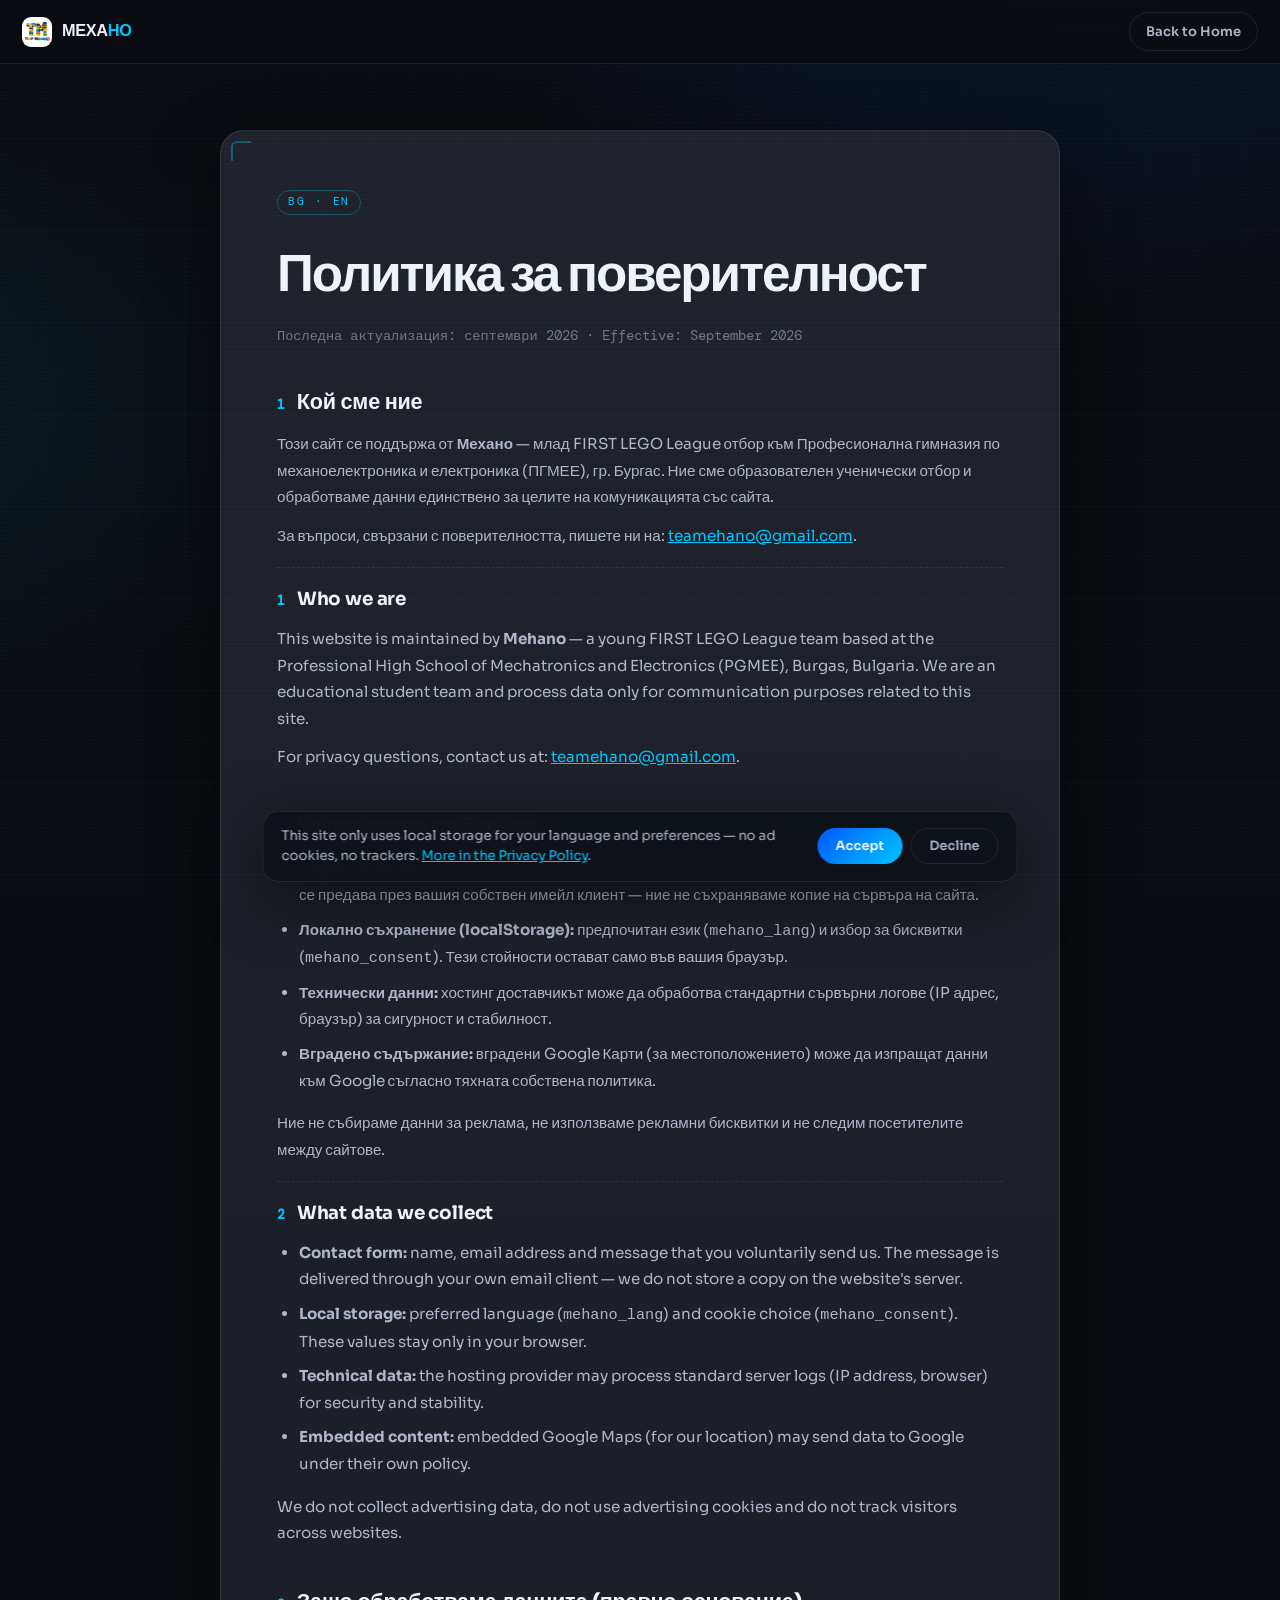
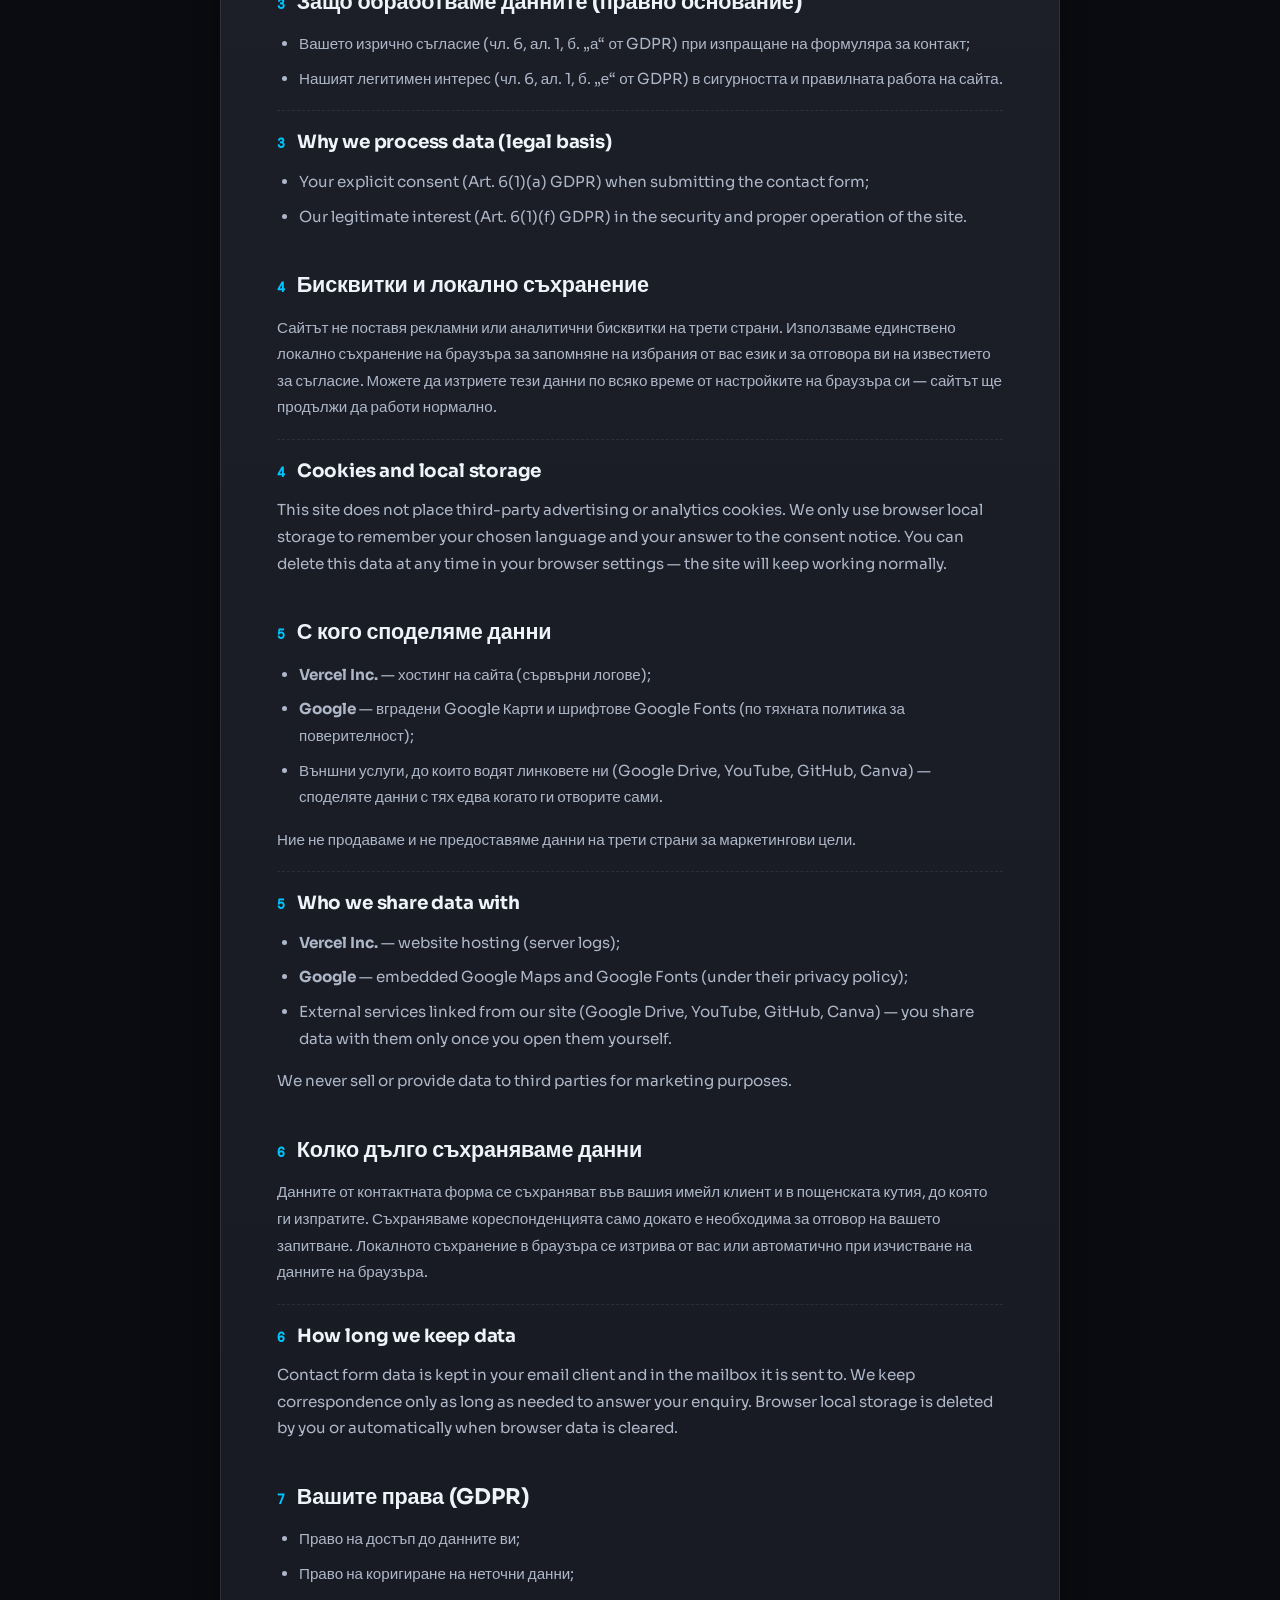
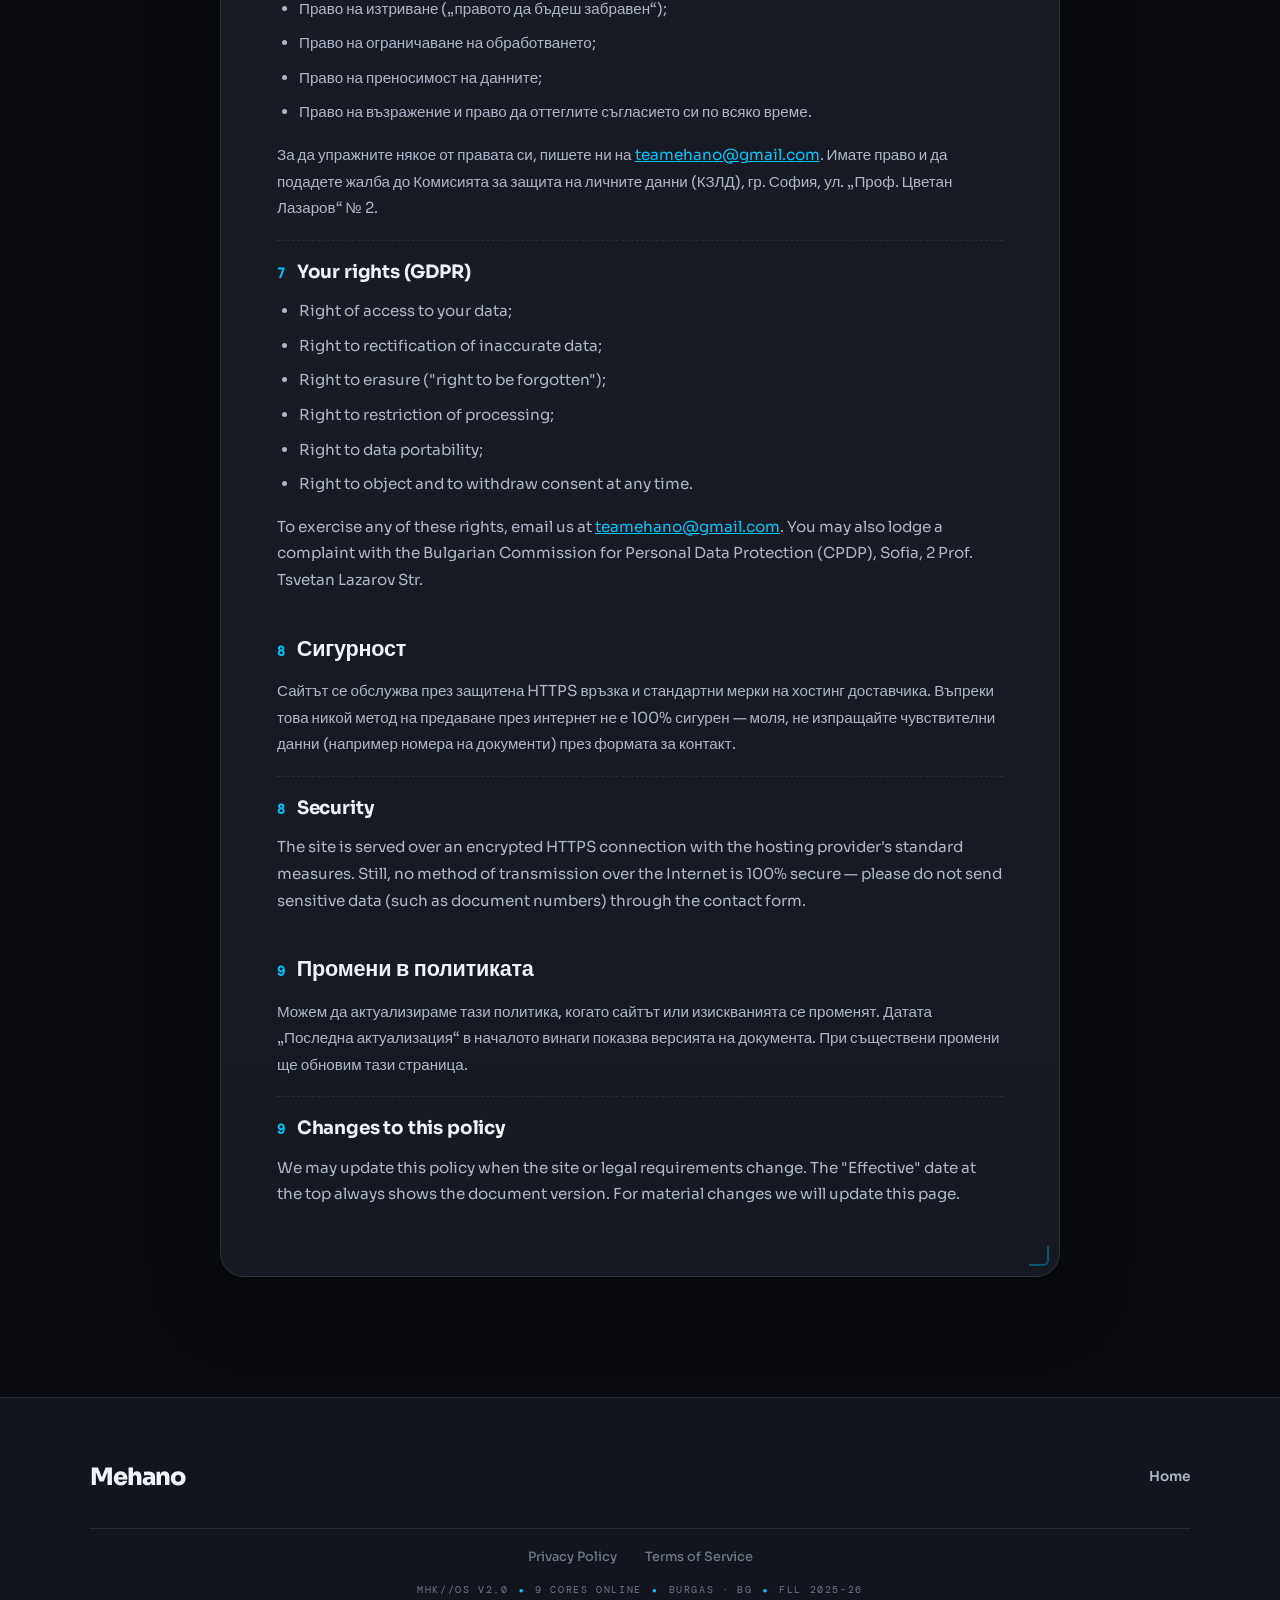
<file: privacy.html>
<!DOCTYPE html>
<html lang="bg">

<head>
    <meta charset="UTF-8">
    <meta name="viewport" content="width=device-width, initial-scale=1">
    <title>Privacy Policy — Team Mehano</title>
    <meta name="description" content="How Team Mehano handles your data: what we collect from the contact form, our use of local storage, GDPR rights and how to contact us.">
    <link rel="canonical" href="https://mehano-website-3-0.vercel.app/privacy.html">
    <meta property="og:type" content="website">
    <meta property="og:site_name" content="Team Mehano">
    <meta property="og:title" content="Privacy Policy — Team Mehano">
    <meta property="og:description" content="How Team Mehano handles your data: what we collect from the contact form, our use of local storage, GDPR rights and how to contact us.">
    <meta property="og:url" content="https://mehano-website-3-0.vercel.app/privacy.html">
    <meta property="og:image" content="https://mehano-website-3-0.vercel.app/assets/og-image.png">
    <meta property="og:image:width" content="1200">
    <meta property="og:image:height" content="630">
    <meta property="og:image:alt" content="Team Mehano — FIRST LEGO League Robotics Team">
    <meta name="twitter:card" content="summary_large_image">
    <meta name="twitter:title" content="Privacy Policy — Team Mehano">
    <meta name="twitter:description" content="How Team Mehano handles your data: what we collect from the contact form, our use of local storage, GDPR rights and how to contact us.">
    <meta name="twitter:image" content="https://mehano-website-3-0.vercel.app/assets/og-image.png">
    <link rel="icon" type="image/png" sizes="32x32" href="assets/favicon-32x32.png">
    <link rel="icon" type="image/png" sizes="16x16" href="assets/favicon-16x16.png">
    <link rel="shortcut icon" href="favicon.ico">
    <link rel="apple-touch-icon" sizes="180x180" href="assets/apple-touch-icon.png">
    <link rel="manifest" href="site.webmanifest">
    <meta name="theme-color" content="#0a0c11">
    <link rel="preconnect" href="https://fonts.googleapis.com">
    <link href="https://fonts.googleapis.com/css2?family=Sora:wght@300;400;500;600;700;800&family=DM+Mono:wght@400;500&display=swap" rel="stylesheet">
    <link rel="stylesheet" href="style.css">
    <style>
        .legal-topbar {
            position: fixed;
            top: 0;
            left: 0;
            right: 0;
            z-index: 9000;
            display: flex;
            justify-content: space-between;
            align-items: center;
            gap: 16px;
            padding: 12px 22px;
            background: rgba(10, 12, 17, 0.85);
            -webkit-backdrop-filter: blur(12px);
            backdrop-filter: blur(12px);
            border-bottom: 1px solid rgba(255, 255, 255, 0.08);
        }

        .legal-topbar .brand {
            display: flex;
            align-items: center;
            gap: 10px;
            color: var(--text);
            font-weight: 800;
            letter-spacing: -0.02em;
            text-decoration: none;
            font-size: 1.02rem;
        }

        .legal-topbar .brand img {
            width: 30px;
            height: 30px;
            border-radius: 9px;
            object-fit: cover;
        }

        .legal-topbar .brand span b {
            color: var(--accent3);
        }

        .legal-topbar .home {
            color: var(--text2);
            text-decoration: none;
            font-size: 0.82rem;
            font-weight: 600;
            border: 1px solid var(--border);
            padding: 8px 16px;
            border-radius: 999px;
            transition: color 0.2s ease, border-color 0.2s ease;
        }

        .legal-topbar .home:hover {
            color: var(--accent3);
            border-color: rgba(0, 198, 255, 0.4);
        }
    </style>
</head>

<body>

    <header class="legal-topbar">
        <a class="brand" href="index.html">
            <img src="assets/teammehano_logo.jpg" alt="Team Mehano logo">
            <span>МЕХА<span style="color: var(--accent3)">НО</span></span>
        </a>
        <a class="home" href="index.html" data-i18n="back_home">Към началото</a>
    </header>

    <main class="legal-band">
        <div class="container">
            <article class="legal-doc glass">
                <span class="legal-lang-chip">BG · EN</span>
                <h1>Политика за поверителност</h1>
                <p class="legal-meta">Последна актуализация: септември 2026 · Effective: September 2026</p>

                <div class="legal-sec">
                    <h2><span class="sec-no">1</span> Кой сме ние</h2>
                    <p>Този сайт се поддържа от <strong>Механо</strong> — млад FIRST LEGO League отбор към Професионална гимназия по механоелектроника и електроника (ПГМЕЕ), гр. Бургас. Ние сме образователен ученически отбор и обработваме данни единствено за целите на комуникацията със сайта.</p>
                    <p>За въпроси, свързани с поверителността, пишете ни на: <a href="mailto:teamehano@gmail.com">teamehano@gmail.com</a>.</p>

                    <div class="legal-en">
                        <h2><span class="sec-no">1</span> Who we are</h2>
                        <p>This website is maintained by <strong>Mehano</strong> — a young FIRST LEGO League team based at the Professional High School of Mechatronics and Electronics (PGMEE), Burgas, Bulgaria. We are an educational student team and process data only for communication purposes related to this site.</p>
                        <p>For privacy questions, contact us at: <a href="mailto:teamehano@gmail.com">teamehano@gmail.com</a>.</p>
                    </div>
                </div>

                <div class="legal-sec">
                    <h2><span class="sec-no">2</span> Какви данни събираме</h2>
                    <ul>
                        <li><strong>Форма за контакт:</strong> име, имейл адрес и съобщение, които доброволно ни изпратите. Съобщението се предава през вашия собствен имейл клиент — ние не съхраняваме копие на сървъра на сайта.</li>
                        <li><strong>Локално съхранение (localStorage):</strong> предпочитан език (<code>mehano_lang</code>) и избор за бисквитки (<code>mehano_consent</code>). Тези стойности остават само във вашия браузър.</li>
                        <li><strong>Технически данни:</strong> хостинг доставчикът може да обработва стандартни сървърни логове (IP адрес, браузър) за сигурност и стабилност.</li>
                        <li><strong>Вградено съдържание:</strong> вградени Google Карти (за местоположението) може да изпращат данни към Google съгласно тяхната собствена политика.</li>
                    </ul>
                    <p>Ние не събираме данни за реклама, не използваме рекламни бисквитки и не следим посетителите между сайтове.</p>

                    <div class="legal-en">
                        <h2><span class="sec-no">2</span> What data we collect</h2>
                        <ul>
                            <li><strong>Contact form:</strong> name, email address and message that you voluntarily send us. The message is delivered through your own email client — we do not store a copy on the website's server.</li>
                            <li><strong>Local storage:</strong> preferred language (<code>mehano_lang</code>) and cookie choice (<code>mehano_consent</code>). These values stay only in your browser.</li>
                            <li><strong>Technical data:</strong> the hosting provider may process standard server logs (IP address, browser) for security and stability.</li>
                            <li><strong>Embedded content:</strong> embedded Google Maps (for our location) may send data to Google under their own policy.</li>
                        </ul>
                        <p>We do not collect advertising data, do not use advertising cookies and do not track visitors across websites.</p>
                    </div>
                </div>

                <div class="legal-sec">
                    <h2><span class="sec-no">3</span> Защо обработваме данните (правно основание)</h2>
                    <ul>
                        <li>Вашето изрично съгласие (чл. 6, ал. 1, б. „а“ от GDPR) при изпращане на формуляра за контакт;</li>
                        <li>Нашият легитимен интерес (чл. 6, ал. 1, б. „е“ от GDPR) в сигурността и правилната работа на сайта.</li>
                    </ul>

                    <div class="legal-en">
                        <h2><span class="sec-no">3</span> Why we process data (legal basis)</h2>
                        <ul>
                            <li>Your explicit consent (Art. 6(1)(a) GDPR) when submitting the contact form;</li>
                            <li>Our legitimate interest (Art. 6(1)(f) GDPR) in the security and proper operation of the site.</li>
                        </ul>
                    </div>
                </div>

                <div class="legal-sec">
                    <h2><span class="sec-no">4</span> Бисквитки и локално съхранение</h2>
                    <p>Сайтът не поставя рекламни или аналитични бисквитки на трети страни. Използваме единствено локално съхранение на браузъра за запомняне на избрания от вас език и за отговора ви на известието за съгласие. Можете да изтриете тези данни по всяко време от настройките на браузъра си — сайтът ще продължи да работи нормално.</p>

                    <div class="legal-en">
                        <h2><span class="sec-no">4</span> Cookies and local storage</h2>
                        <p>This site does not place third-party advertising or analytics cookies. We only use browser local storage to remember your chosen language and your answer to the consent notice. You can delete this data at any time in your browser settings — the site will keep working normally.</p>
                    </div>
                </div>

                <div class="legal-sec">
                    <h2><span class="sec-no">5</span> С кого споделяме данни</h2>
                    <ul>
                        <li><strong>Vercel Inc.</strong> — хостинг на сайта (сървърни логове);</li>
                        <li><strong>Google</strong> — вградени Google Карти и шрифтове Google Fonts (по тяхната политика за поверителност);</li>
                        <li>Външни услуги, до които водят линковете ни (Google Drive, YouTube, GitHub, Canva) — споделяте данни с тях едва когато ги отворите сами.</li>
                    </ul>
                    <p>Ние не продаваме и не предоставяме данни на трети страни за маркетингови цели.</p>

                    <div class="legal-en">
                        <h2><span class="sec-no">5</span> Who we share data with</h2>
                        <ul>
                            <li><strong>Vercel Inc.</strong> — website hosting (server logs);</li>
                            <li><strong>Google</strong> — embedded Google Maps and Google Fonts (under their privacy policy);</li>
                            <li>External services linked from our site (Google Drive, YouTube, GitHub, Canva) — you share data with them only once you open them yourself.</li>
                        </ul>
                        <p>We never sell or provide data to third parties for marketing purposes.</p>
                    </div>
                </div>

                <div class="legal-sec">
                    <h2><span class="sec-no">6</span> Колко дълго съхраняваме данни</h2>
                    <p>Данните от контактната форма се съхраняват във вашия имейл клиент и в пощенската кутия, до която ги изпратите. Съхраняваме кореспонденцията само докато е необходима за отговор на вашето запитване. Локалното съхранение в браузъра се изтрива от вас или автоматично при изчистване на данните на браузъра.</p>

                    <div class="legal-en">
                        <h2><span class="sec-no">6</span> How long we keep data</h2>
                        <p>Contact form data is kept in your email client and in the mailbox it is sent to. We keep correspondence only as long as needed to answer your enquiry. Browser local storage is deleted by you or automatically when browser data is cleared.</p>
                    </div>
                </div>

                <div class="legal-sec">
                    <h2><span class="sec-no">7</span> Вашите права (GDPR)</h2>
                    <ul>
                        <li>Право на достъп до данните ви;</li>
                        <li>Право на коригиране на неточни данни;</li>
                        <li>Право на изтриване („правото да бъдеш забравен“);</li>
                        <li>Право на ограничаване на обработването;</li>
                        <li>Право на преносимост на данните;</li>
                        <li>Право на възражение и право да оттеглите съгласието си по всяко време.</li>
                    </ul>
                    <p>За да упражните някое от правата си, пишете ни на <a href="mailto:teamehano@gmail.com">teamehano@gmail.com</a>. Имате право и да подадете жалба до Комисията за защита на личните данни (КЗЛД), гр. София, ул. „Проф. Цветан Лазаров“ № 2.</p>

                    <div class="legal-en">
                        <h2><span class="sec-no">7</span> Your rights (GDPR)</h2>
                        <ul>
                            <li>Right of access to your data;</li>
                            <li>Right to rectification of inaccurate data;</li>
                            <li>Right to erasure ("right to be forgotten");</li>
                            <li>Right to restriction of processing;</li>
                            <li>Right to data portability;</li>
                            <li>Right to object and to withdraw consent at any time.</li>
                        </ul>
                        <p>To exercise any of these rights, email us at <a href="mailto:teamehano@gmail.com">teamehano@gmail.com</a>. You may also lodge a complaint with the Bulgarian Commission for Personal Data Protection (CPDP), Sofia, 2 Prof. Tsvetan Lazarov Str.</p>
                    </div>
                </div>

                <div class="legal-sec">
                    <h2><span class="sec-no">8</span> Сигурност</h2>
                    <p>Сайтът се обслужва през защитена HTTPS връзка и стандартни мерки на хостинг доставчика. Въпреки това никой метод на предаване през интернет не е 100% сигурен — моля, не изпращайте чувствителни данни (например номера на документи) през формата за контакт.</p>

                    <div class="legal-en">
                        <h2><span class="sec-no">8</span> Security</h2>
                        <p>The site is served over an encrypted HTTPS connection with the hosting provider's standard measures. Still, no method of transmission over the Internet is 100% secure — please do not send sensitive data (such as document numbers) through the contact form.</p>
                    </div>
                </div>

                <div class="legal-sec">
                    <h2><span class="sec-no">9</span> Промени в политиката</h2>
                    <p>Можем да актуализираме тази политика, когато сайтът или изискванията се променят. Датата „Последна актуализация“ в началото винаги показва версията на документа. При съществени промени ще обновим тази страница.</p>

                    <div class="legal-en">
                        <h2><span class="sec-no">9</span> Changes to this policy</h2>
                        <p>We may update this policy when the site or legal requirements change. The "Effective" date at the top always shows the document version. For material changes we will update this page.</p>
                    </div>
                </div>
            </article>
        </div>
    </main>

    <footer id="footer">
        <div class="container">
            <div class="footer-content">
                <div class="footer-logo" data-i18n-html="site_logo">МЕХА<span>НО</span></div>
                <div class="footer-links">
                    <a href="index.html" data-i18n="nav_home">Начало</a>
                </div>
            </div>
        </div>
    </footer>

    <script src="script.js"></script>
</body>

</html>
</file>
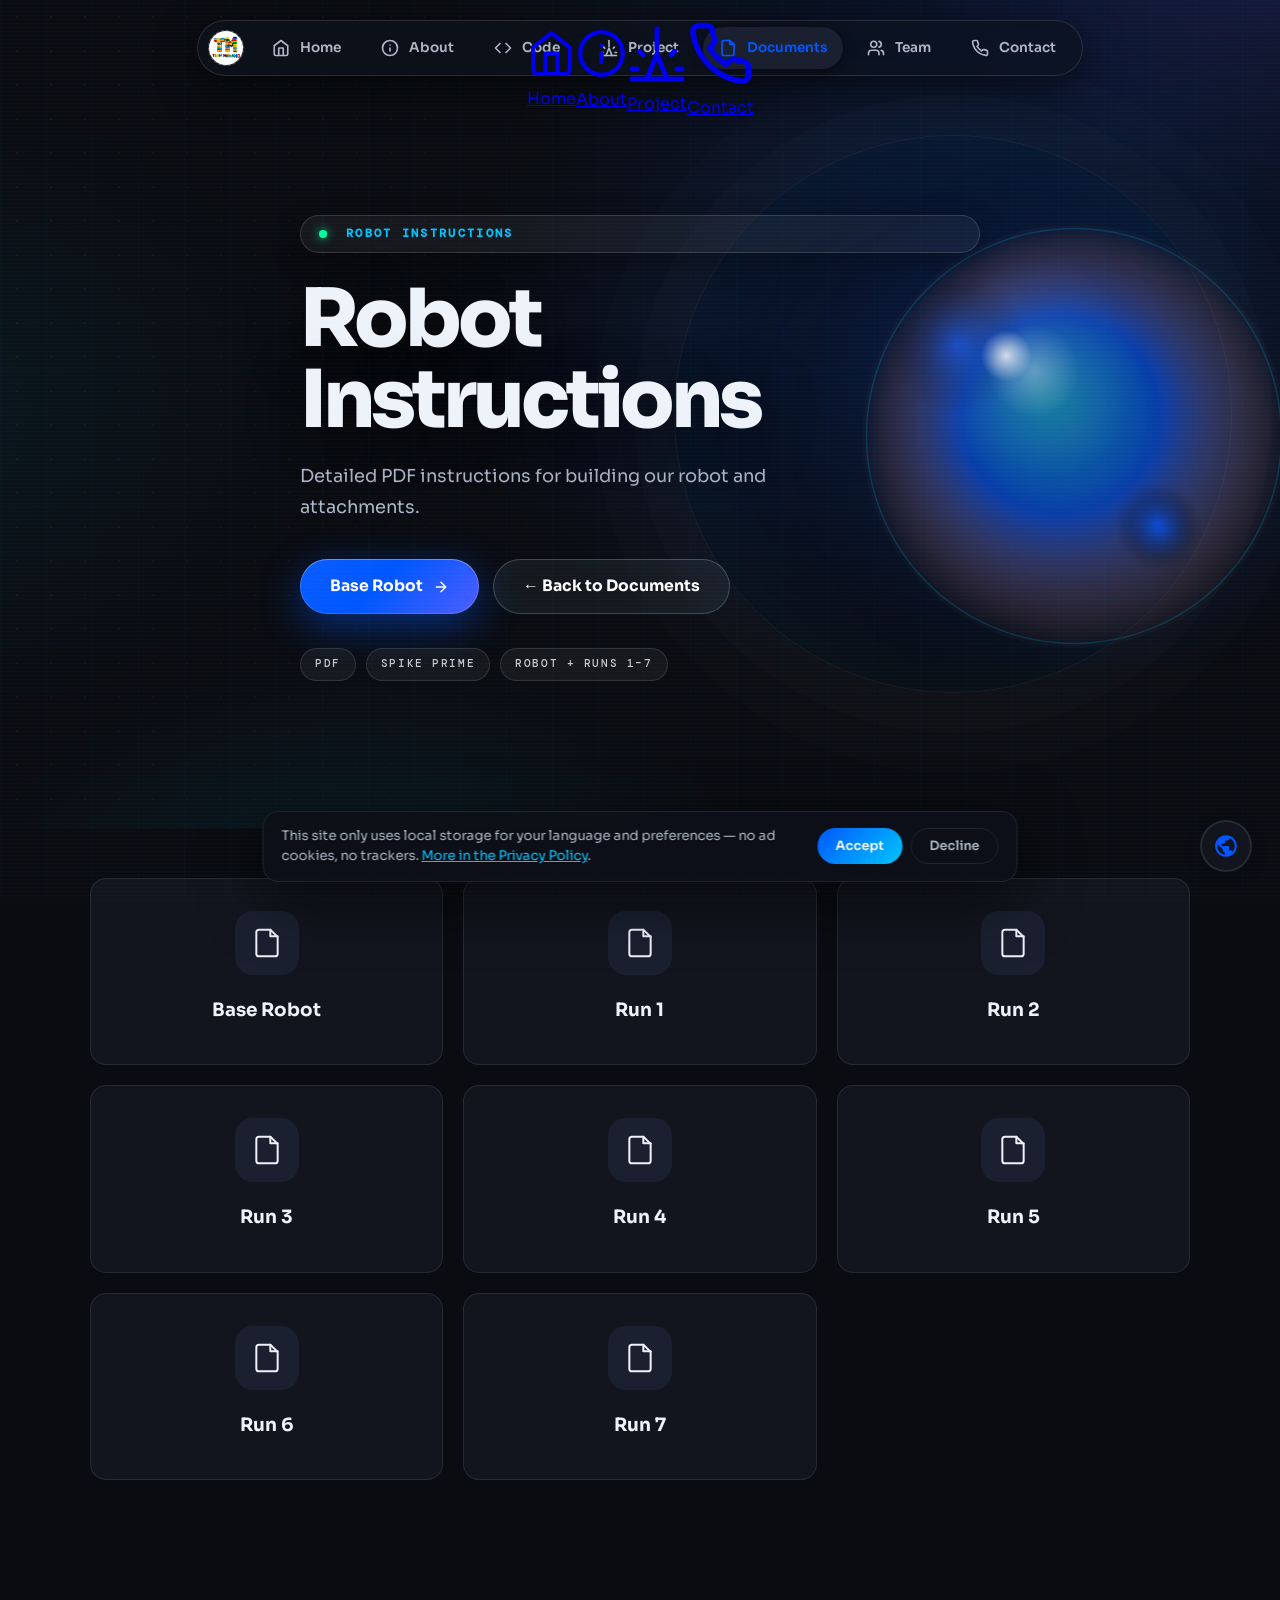
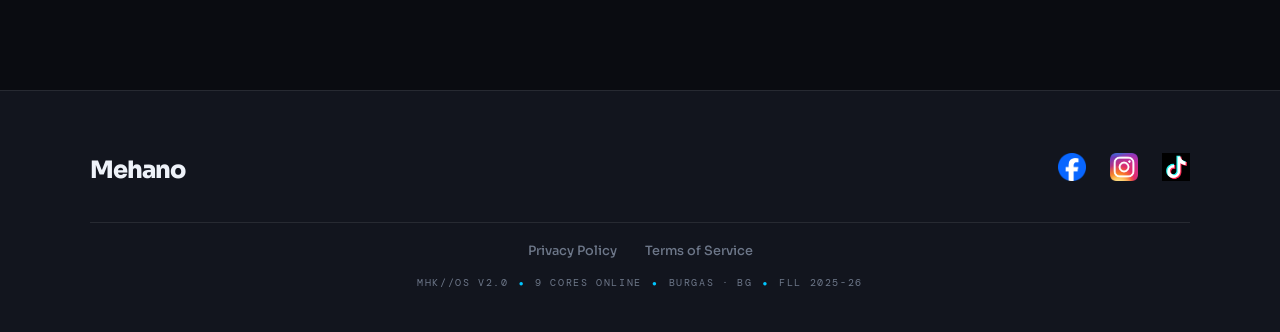
<file: robot-instructions.html>
<!DOCTYPE html>
<html lang="bg">

<head>
    <meta charset="UTF-8">
    <meta name="viewport" content="width=device-width, initial-scale=1.0">
    <title>Robot Instructions — Team Mehano</title>
    <meta name="description" content="Step-by-step PDF building instructions for our FIRST LEGO League robot and its mission attachments.">
    <link rel="canonical" href="https://mehano-website-3-0.vercel.app/robot-instructions.html">
    <meta property="og:type" content="website">
    <meta property="og:site_name" content="Team Mehano">
    <meta property="og:title" content="Robot Instructions — Team Mehano">
    <meta property="og:description" content="Step-by-step PDF building instructions for our FIRST LEGO League robot and its mission attachments.">
    <meta property="og:url" content="https://mehano-website-3-0.vercel.app/robot-instructions.html">
    <meta property="og:image" content="https://mehano-website-3-0.vercel.app/assets/og-image.png">
    <meta property="og:image:width" content="1200">
    <meta property="og:image:height" content="630">
    <meta property="og:image:alt" content="Team Mehano — FIRST LEGO League Robotics Team">
    <meta name="twitter:card" content="summary_large_image">
    <meta name="twitter:title" content="Robot Instructions — Team Mehano">
    <meta name="twitter:description" content="Step-by-step PDF building instructions for our FIRST LEGO League robot and its mission attachments.">
    <meta name="twitter:image" content="https://mehano-website-3-0.vercel.app/assets/og-image.png">
    <link rel="icon" type="image/png" sizes="32x32" href="assets/favicon-32x32.png">
    <link rel="icon" type="image/png" sizes="16x16" href="assets/favicon-16x16.png">
    <link rel="shortcut icon" href="favicon.ico">
    <link rel="apple-touch-icon" sizes="180x180" href="assets/apple-touch-icon.png">
    <link rel="manifest" href="site.webmanifest">
    <meta name="theme-color" content="#0a0c11">
    <link rel="stylesheet" href="style.css">
    <link rel="preconnect" href="https://fonts.googleapis.com">
    <link rel="preconnect" href="https://fonts.gstatic.com" crossorigin>
    <link href="https://fonts.googleapis.com/css2?family=Sora:wght@300;400;600;800&family=DM+Mono:wght@400;500&display=swap" rel="stylesheet">
    <style>
        .instr-grid {
            display: grid;
            grid-template-columns: repeat(auto-fill, minmax(280px, 1fr));
            gap: 20px;
            margin-top: 40px;
            margin-bottom: 80px;
        }

        .instr-card {
            background: var(--surface);
            border: 1px solid var(--border);
            border-radius: var(--radius);
            padding: 32px 24px;
            text-decoration: none;
            color: var(--text);
            transition: all 0.3s cubic-bezier(0.4, 0, 0.2, 1);
            display: flex;
            flex-direction: column;
            align-items: center;
            text-align: center;
            position: relative;
            overflow: hidden;
        }

        .instr-card::before {
            content: '';
            position: absolute;
            top: 0;
            left: 0;
            width: 100%;
            height: 4px;
            background: linear-gradient(90deg, var(--accent2), var(--accent3));
            transform: scaleX(0);
            transform-origin: left;
            transition: transform 0.4s ease;
        }

        .instr-card:hover::before {
            transform: scaleX(1);
        }

        .instr-card:hover {
            transform: translateY(-8px);
            background: var(--surface2);
            box-shadow: 0 30px 80px rgba(0, 0, 0, 0.6);
            border-color: rgba(0, 198, 255, 0.35);
        }

        .instr-icon-wrapper {
            width: 64px;
            height: 64px;
            background: var(--surface2);
            border-radius: 18px;
            display: flex;
            align-items: center;
            justify-content: center;
            margin-bottom: 20px;
            transition: all 0.3s ease;
        }

        .instr-card:hover .instr-icon-wrapper {
            background: var(--accent2);
            color: white;
            transform: rotate(-5deg) scale(1.1);
        }

        .instr-icon-wrapper svg {
            width: 32px;
            height: 32px;
            stroke-width: 1.5;
        }

        .instr-name {
            font-size: 1.15rem;
            font-weight: 700;
            margin-bottom: 8px;
            color: var(--text);
        }

        .instr-badge {
            font-size: 0.7rem;
            font-weight: 700;
            text-transform: uppercase;
            letter-spacing: 0.1em;
            color: var(--accent3);
            margin-bottom: 16px;
            font-family: var(--mono);
        }

        .instr-btn {
            margin-top: 20px;
            font-size: 0.85rem;
            font-weight: 700;
            color: var(--accent2);
            display: flex;
            align-items: center;
            gap: 6px;
            opacity: 0.8;
            transition: 0.3s;
        }

        .instr-card:hover .instr-btn {
            opacity: 1;
            gap: 10px;
        }

        .back-link {
            display: inline-flex;
            align-items: center;
            gap: 10px;
            text-decoration: none;
            color: var(--text2);
            font-weight: 600;
            font-size: 0.9rem;
            margin-top: 20px;
            margin-bottom: 30px;
            padding: 8px 16px;
            background: var(--surface);
            border-radius: 99px;
            transition: all 0.2s;
            border: 1px solid var(--border);
        }

        .back-link:hover {
            background: var(--surface2);
            color: var(--accent2);
            transform: translateX(-5px);
        }

        .back-link svg {
            transition: transform 0.2s;
        }

        .back-link:hover svg {
            transform: translateX(-3px);
        }
    </style>
</head>

<body>
    <!-- NAVBAR -->
    <nav id="navbar">
        <div class="nav-pill">
            <div class="nav-profile">
                <img src="assets/teammehano_logo.jpg" alt="Механо Logo">
            </div>
            <ul class="nav-links">
                <li><a href="index.html"><svg viewBox="0 0 24 24" fill="none" stroke="currentColor" stroke-width="2" stroke-linecap="round" stroke-linejoin="round"><path d="m3 9 9-7 9 7v11a2 2 0 0 1-2 2H5a2 2 0 0 1-2-2z"/><polyline points="9 22 9 12 15 12 15 22"/></svg> <span data-i18n="nav_home">Начало</span></a></li>
                <li><a href="about.html"><svg viewBox="0 0 24 24" fill="none" stroke="currentColor" stroke-width="2" stroke-linecap="round" stroke-linejoin="round"><circle cx="12" cy="12" r="10"/><path d="M12 16v-4"/><path d="M12 8h.01"/></svg> <span data-i18n="nav_about">За нас</span></a></li>
                <li><a href="code.html"><svg viewBox="0 0 24 24" fill="none" stroke="currentColor" stroke-width="2" stroke-linecap="round" stroke-linejoin="round"><polyline points="16 18 22 12 16 6"/><polyline points="8 6 2 12 8 18"/></svg> <span data-i18n="nav_code">Код</span></a></li>
                <li><a href="project.html"><svg viewBox="0 0 24 24" fill="none" stroke="currentColor" stroke-width="2" stroke-linecap="round" stroke-linejoin="round"><path d="M12 2v8"/><path d="m4.93 10.93 1.41 1.41"/><path d="M2 18h2"/><path d="M20 18h2"/><path d="m19.07 10.93-1.41 1.41"/><path d="M22 22H2"/><path d="m8 22 4-10 4 10"/></svg> <span data-i18n="nav_project">Проект</span></a></li>
                <li class="active"><a href="docs.html"><svg viewBox="0 0 24 24" fill="none" stroke="currentColor" stroke-width="2" stroke-linecap="round" stroke-linejoin="round"><path d="M14.5 2H6a2 2 0 0 0-2 2v16a2 2 0 0 0 2 2h12a2 2 0 0 0 2-2V7.5L14.5 2z"/><polyline points="14.5 2 14.5 7 20 7"/></svg> <span data-i18n="nav_docs">Документи</span></a></li>
                <li><a href="team.html"><svg viewBox="0 0 24 24" fill="none" stroke="currentColor" stroke-width="2" stroke-linecap="round" stroke-linejoin="round"><path d="M16 21v-2a4 4 0 0 0-4-4H6a4 4 0 0 0-4 4v2"/><circle cx="9" cy="7" r="4"/><path d="M22 21v-2a4 4 0 0 0-3-3.87"/><path d="M16 3.13a4 4 0 0 1 0 7.75"/></svg> <span data-i18n="nav_team">Отбор</span></a></li>
                <li><a href="contact.html"><svg viewBox="0 0 24 24" fill="none" stroke="currentColor" stroke-width="2" stroke-linecap="round" stroke-linejoin="round"><path d="M22 16.92v3a2 2 0 0 1-2.18 2 19.79 19.79 0 0 1-8.63-3.07 19.5 19.5 0 0 1-6-6 19.79 19.79 0 0 1-3.07-8.67A2 2 0 0 1 4.11 2h3a2 2 0 0 1 2 1.72 12.84 12.84 0 0 0 .7 2.81 2 2 0 0 1-.45 2.11L8.09 9.91a16 16 0 0 0 6 6l1.27-1.27a2 2 0 0 1 2.11-.45 12.84 12.84 0 0 0 2.81.7A2 2 0 0 1 22 16.92z"/></svg> <span data-i18n="nav_contact">Контакт</span></a></li>
            </ul>
        </div>
        <button class="hamburger" id="hamburger" aria-label="Menu">
            <span></span><span></span><span></span>
        </button>
    </nav>

    <div class="mobile-menu" id="mobileMenu">
        <a href="index.html"><svg viewBox="0 0 24 24" fill="none" stroke="currentColor" stroke-width="2" stroke-linecap="round" stroke-linejoin="round"><path d="m3 9 9-7 9 7v11a2 2 0 0 1-2 2H5a2 2 0 0 1-2-2z"/><polyline points="9 22 9 12 15 12 15 22"/></svg> <span data-i18n="nav_home">Начало</span></a>
        <a href="about.html"><svg viewBox="0 0 24 24" fill="none" stroke="currentColor" stroke-width="2" stroke-linecap="round" stroke-linejoin="round"><circle cx="12" cy="12" r="10"/><path d="M12 16v-4"/><path d="M12 8h.01"/></svg> <span data-i18n="nav_about">За нас</span></a>
        <a href="code.html"><svg viewBox="0 0 24 24" fill="none" stroke="currentColor" stroke-width="2" stroke-linecap="round" stroke-linejoin="round"><polyline points="16 18 22 12 16 6"/><polyline points="8 6 2 12 8 18"/></svg> <span data-i18n="nav_code">Код</span></a>
        <a href="project.html"><svg viewBox="0 0 24 24" fill="none" stroke="currentColor" stroke-width="2" stroke-linecap="round" stroke-linejoin="round"><path d="M12 2v8"/><path d="m4.93 10.93 1.41 1.41"/><path d="M2 18h2"/><path d="M20 18h2"/><path d="m19.07 10.93-1.41 1.41"/><path d="M22 22H2"/><path d="m8 22 4-10 4 10"/></svg> <span data-i18n="nav_project">Проект</span></a>
        <a href="docs.html"><svg viewBox="0 0 24 24" fill="none" stroke="currentColor" stroke-width="2" stroke-linecap="round" stroke-linejoin="round"><path d="M14.5 2H6a2 2 0 0 0-2 2v16a2 2 0 0 0 2 2h12a2 2 0 0 0 2-2V7.5L14.5 2z"/><polyline points="14.5 2 14.5 7 20 7"/></svg> <span data-i18n="nav_docs">Документи</span></a>
        <a href="team.html"><svg viewBox="0 0 24 24" fill="none" stroke="currentColor" stroke-width="2" stroke-linecap="round" stroke-linejoin="round"><path d="M16 21v-2a4 4 0 0 0-4-4H6a4 4 0 0 0-4 4v2"/><circle cx="9" cy="7" r="4"/><path d="M22 21v-2a4 4 0 0 0-3-3.87"/><path d="M16 3.13a4 4 0 0 1 0 7.75"/></svg> <span data-i18n="nav_team">Отбор</span></a>
        <a href="contact.html"><svg viewBox="0 0 24 24" fill="none" stroke="currentColor" stroke-width="2" stroke-linecap="round" stroke-linejoin="round"><path d="M22 16.92v3a2 2 0 0 1-2.18 2 19.79 19.79 0 0 1-8.63-3.07 19.5 19.5 0 0 1-6-6 19.79 19.79 0 0 1-3.07-8.67A2 2 0 0 1 4.11 2h3a2 2 0 0 1 2 1.72 12.84 12.84 0 0 0 .7 2.81 2 2 0 0 1-.45 2.11L8.09 9.91a16 16 0 0 0 6 6l1.27-1.27a2 2 0 0 1 2.11-.45 12.84 12.84 0 0 0 2.81.7A2 2 0 0 1 22 16.92z"/></svg> <span data-i18n="nav_contact">Контакт</span></a>
    </div>

    <main>
        <!-- LUMINA HERO -->
        <section class="lumina-hero">
            <div class="lumina-orb-zone" aria-hidden="true">
                <div class="lumina-ring"></div>
                <canvas class="lumina-orb" data-c1="#0a5cff" data-c2="#00c6ff" data-c3="#ff8a5c"></canvas>
            </div>
            <div class="container lumina-in">
                <div class="lumina-copy">
                    <div class="lumina-kicker"><span data-i18n="doc2">Инструкции на робота</span></div>
                    <h1 class="lumina-title" data-i18n="robot_instr_title">Инструкции на робота</h1>
                    <p class="lumina-sub" data-i18n="robot_instr_desc">Подробни PDF инструкции за сглобяване на нашия робот и приставки.</p>
                    <div class="lumina-cta">
                        <a href="assets/pristavkistroez/Robot.pdf" target="_blank" class="glow-btn"><span data-i18n="instr_robot">Основен робот</span>
                            <svg viewBox="0 0 24 24" fill="none" stroke="currentColor" stroke-width="2.2" stroke-linecap="round" stroke-linejoin="round"><path d="M5 12h14"/><path d="m12 5 7 7-7 7"/></svg>
                        </a>
                        <a href="docs.html" class="glow-btn glow-btn--ghost"><span data-i18n="back_to_docs">← Назад към документите</span></a>
                    </div>
                    <div class="pg-chips">
                        <span class="pg-chip">PDF</span>
                        <span class="pg-chip">SPIKE Prime</span>
                        <span class="pg-chip">Robot + Runs 1–7</span>
                    </div>
                </div>
            </div>
        </section>

        <section class="band" style="padding-top: 10px;">
            <div class="container">

                <div class="instr-grid" id="instrGrid">
                    <!-- Base Robot -->
                    <a href="assets/pristavkistroez/Robot.pdf" target="_blank" class="instr-card reveal">
                        <div class="instr-icon-wrapper">
                            <svg viewBox="0 0 24 24" fill="none" stroke="currentColor" stroke-width="2" stroke-linecap="round" stroke-linejoin="round"><path d="M14.5 2H6a2 2 0 0 0-2 2v16a2 2 0 0 0 2 2h12a2 2 0 0 0 2-2V7.5L14.5 2z"/><polyline points="14.5 2 14.5 7 20 7"/></svg>
                        </div>
                        <div class="instr-name" data-i18n="instr_robot">Основен робот</div>
                    </a>
                </div>
            </div>
        </section>
    </main>

    <!-- FOOTER -->
    <footer id="footer">
        <div class="container">
            <div class="footer-content reveal">
                <div class="footer-logo" data-i18n-html="site_logo">МЕΧΑ<span>НО</span></div>
                <div class="footer-links">
                    <a href="https://www.facebook.com/share/14fhyT4UMTZ/" target="_blank" aria-label="Facebook"><img src="assets/facebook_icon.png" alt="Facebook" class="footer-social-icon"></a>
                    <a href="https://www.instagram.com/team.mehano?igsh=MXFobXhndnludW91OA==" target="_blank" aria-label="Instagram"><img src="assets/Instagram_icon.png" alt="Instagram" class="footer-social-icon"></a>
                    <a href="https://www.tiktok.com/@teammehanoburgas?_r=1&_t=ZN-95yMlugDDGB" target="_blank" aria-label="TikTok"><img src="assets/tiktok_icon.png" alt="TikTok" class="footer-social-icon"></a>
                </div>
            </div>
        </div>
    </footer>

    <!-- FLOATING LANGUAGE SWITCHER -->
    <div class="lang-fab" id="langFab">
        <div class="lang-fab-panel" id="langFabPanel">
            <div class="lang-fab-item active" data-lang="bg"><img src="assets/bulgarian_flag.png" alt="BG"></div>
            <div class="lang-fab-item" data-lang="en"><img src="assets/usa_flag.png" alt="EN"></div>
            <div class="lang-fab-item" data-lang="el"><img src="assets/greece_flag.png" alt="EL"></div>
            <div class="lang-fab-item" data-lang="zh"><img src="assets/china_flag.png" alt="ZH"></div>
            <div class="lang-fab-item" data-lang="pt"><img src="assets/portugal_flag.png" alt="PT"></div>
            <div class="lang-fab-item" data-lang="es"><img src="assets/spain_flag.png" alt="ES"></div>
            <div class="lang-fab-item" data-lang="ja"><img src="assets/japan_flag.png" alt="JA"></div>
            <div class="lang-fab-item" data-lang="de"><img src="assets/german_flag.png" alt="DE"></div>
            <div class="lang-fab-item" data-lang="fr"><img src="assets/french_flag.png" alt="FR"></div>
        </div>
        <button class="lang-fab-btn" id="langFabBtn" aria-label="Switch Language">
            <svg viewBox="0 0 24 24" fill="currentColor" xmlns="http://www.w3.org/2000/svg">
                <path d="M12 2C6.477 2 2 6.477 2 12s4.477 10 10 10 10-4.477 10-10S17.523 2 12 2zm-1 17.93c-3.95-.49-7-3.85-7-7.93 0-.62.08-1.21.21-1.79L9 15v1c0 1.1.9 2 2 2v1.93zm6.9-2.54c-.26-.81-1-1.39-1.9-1.39h-1v-3c0-.55-.45-1-1-1H8v-2h2c.55 0 1-.45 1-1V7h2c1.1 0 2-.9 2-2v-.41c2.93 1.19 5 4.06 5 7.41 0 2.08-.8 3.97-2.1 5.39z"/>
            </svg>
        </button>
    </div>

    <script src="script.js"></script>
    <script>
        document.addEventListener('DOMContentLoaded', () => {
            const grid = document.getElementById('instrGrid');
            const lang = localStorage.getItem('mehano_lang') || 'bg';
            const runLabel = (i18n[lang] && i18n[lang].instr_run) || (i18n['bg'].instr_run);
            const openLabel = (i18n[lang] && i18n[lang].doc_open) || (i18n['bg'].doc_open);

            for (let i = 1; i <= 7; i++) {
                const card = document.createElement('a');
                card.href = `assets/pristavkistroez/Run_${i}.pdf`;
                card.target = '_blank';
                card.className = 'instr-card reveal';
                card.style.transitionDelay = (i * 0.05) + 's';
                card.innerHTML = `
                    <div class="instr-icon-wrapper">
                        <svg viewBox="0 0 24 24" fill="none" stroke="currentColor" stroke-width="2" stroke-linecap="round" stroke-linejoin="round"><path d="M14.5 2H6a2 2 0 0 0-2 2v16a2 2 0 0 0 2 2h12a2 2 0 0 0 2-2V7.5L14.5 2z"/><polyline points="14.5 2 14.5 7 20 7"/></svg>
                    </div>
                    <div class="instr-name">${runLabel} ${i}</div>
                `;
                grid.appendChild(card);
            }
            
            if (window.initReveal) window.initReveal();
        });
    </script>
</body>

</html>
</file>
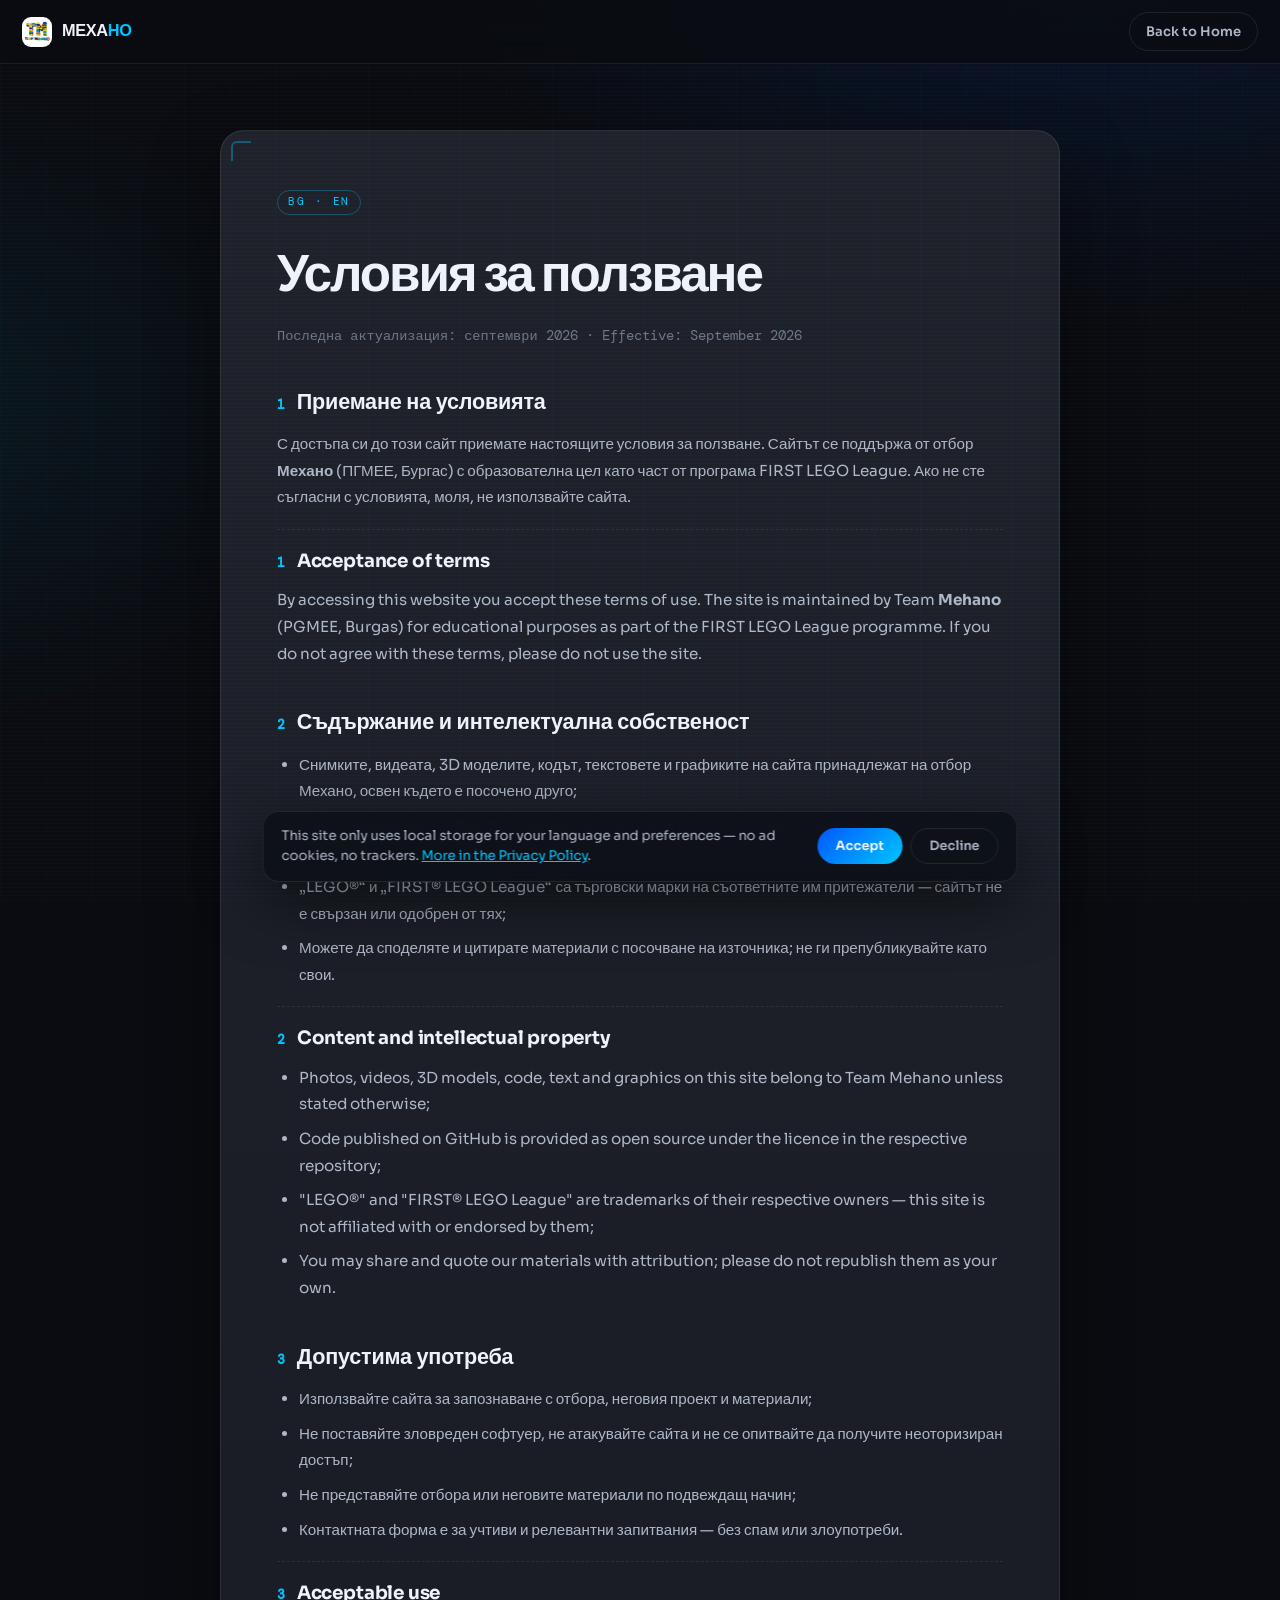
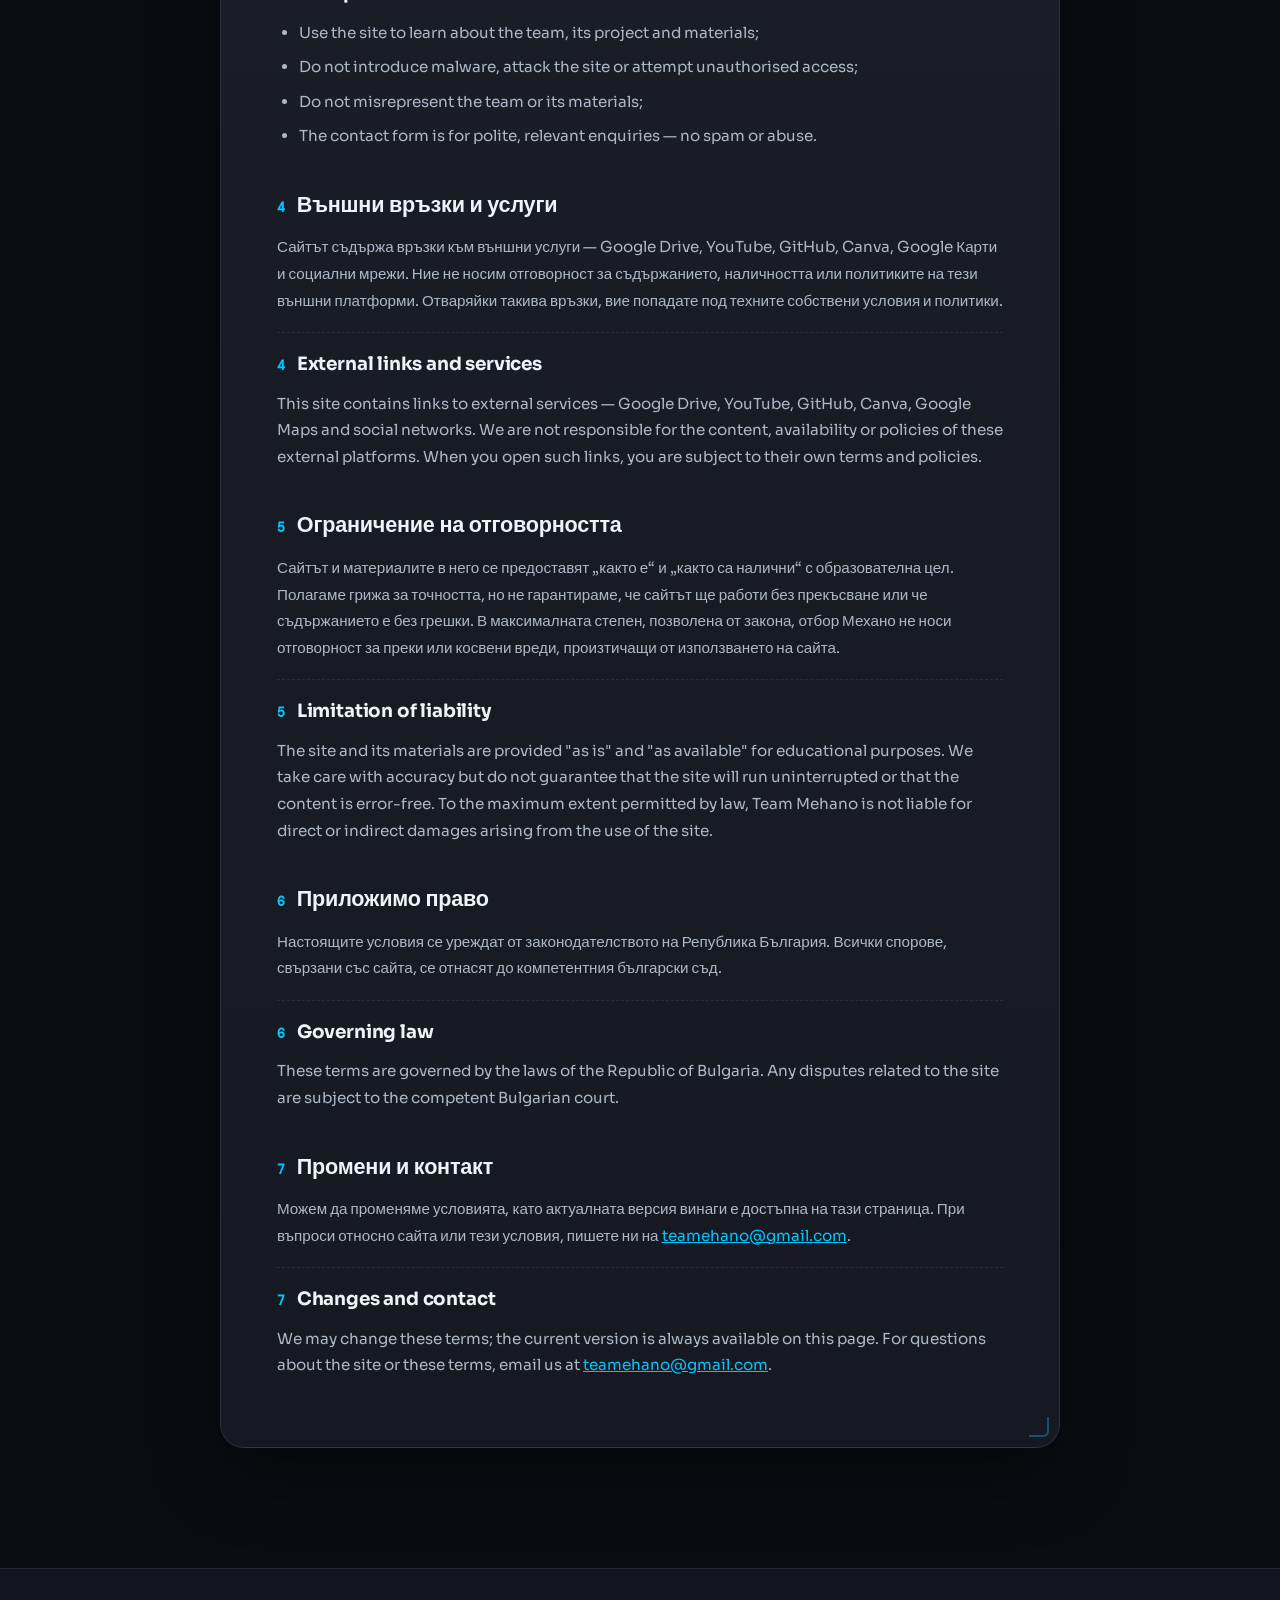
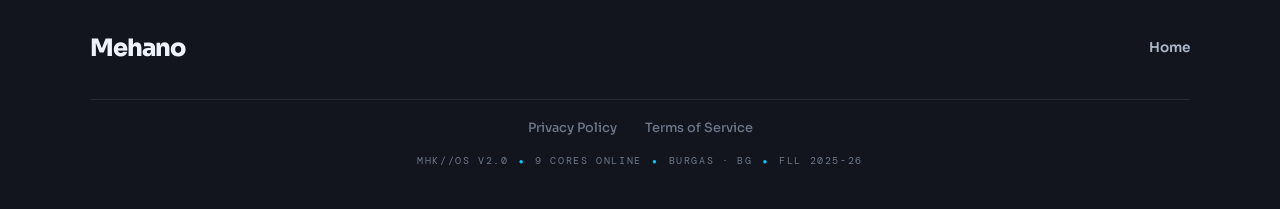
<file: terms.html>
<!DOCTYPE html>
<html lang="bg">

<head>
    <meta charset="UTF-8">
    <meta name="viewport" content="width=device-width, initial-scale=1">
    <title>Terms of Service — Team Mehano</title>
    <meta name="description" content="Terms of use for Team Mehano's website: content ownership, acceptable use, third-party links, liability and governing law.">
    <link rel="canonical" href="https://mehano-website-3-0.vercel.app/terms.html">
    <meta property="og:type" content="website">
    <meta property="og:site_name" content="Team Mehano">
    <meta property="og:title" content="Terms of Service — Team Mehano">
    <meta property="og:description" content="Terms of use for Team Mehano's website: content ownership, acceptable use, third-party links, liability and governing law.">
    <meta property="og:url" content="https://mehano-website-3-0.vercel.app/terms.html">
    <meta property="og:image" content="https://mehano-website-3-0.vercel.app/assets/og-image.png">
    <meta property="og:image:width" content="1200">
    <meta property="og:image:height" content="630">
    <meta property="og:image:alt" content="Team Mehano — FIRST LEGO League Robotics Team">
    <meta name="twitter:card" content="summary_large_image">
    <meta name="twitter:title" content="Terms of Service — Team Mehano">
    <meta name="twitter:description" content="Terms of use for Team Mehano's website: content ownership, acceptable use, third-party links, liability and governing law.">
    <meta name="twitter:image" content="https://mehano-website-3-0.vercel.app/assets/og-image.png">
    <link rel="icon" type="image/png" sizes="32x32" href="assets/favicon-32x32.png">
    <link rel="icon" type="image/png" sizes="16x16" href="assets/favicon-16x16.png">
    <link rel="shortcut icon" href="favicon.ico">
    <link rel="apple-touch-icon" sizes="180x180" href="assets/apple-touch-icon.png">
    <link rel="manifest" href="site.webmanifest">
    <meta name="theme-color" content="#0a0c11">
    <link rel="preconnect" href="https://fonts.googleapis.com">
    <link href="https://fonts.googleapis.com/css2?family=Sora:wght@300;400;500;600;700;800&family=DM+Mono:wght@400;500&display=swap" rel="stylesheet">
    <link rel="stylesheet" href="style.css">
    <style>
        .legal-topbar {
            position: fixed;
            top: 0;
            left: 0;
            right: 0;
            z-index: 9000;
            display: flex;
            justify-content: space-between;
            align-items: center;
            gap: 16px;
            padding: 12px 22px;
            background: rgba(10, 12, 17, 0.85);
            -webkit-backdrop-filter: blur(12px);
            backdrop-filter: blur(12px);
            border-bottom: 1px solid rgba(255, 255, 255, 0.08);
        }

        .legal-topbar .brand {
            display: flex;
            align-items: center;
            gap: 10px;
            color: var(--text);
            font-weight: 800;
            letter-spacing: -0.02em;
            text-decoration: none;
            font-size: 1.02rem;
        }

        .legal-topbar .brand img {
            width: 30px;
            height: 30px;
            border-radius: 9px;
            object-fit: cover;
        }

        .legal-topbar .home {
            color: var(--text2);
            text-decoration: none;
            font-size: 0.82rem;
            font-weight: 600;
            border: 1px solid var(--border);
            padding: 8px 16px;
            border-radius: 999px;
            transition: color 0.2s ease, border-color 0.2s ease;
        }

        .legal-topbar .home:hover {
            color: var(--accent3);
            border-color: rgba(0, 198, 255, 0.4);
        }
    </style>
</head>

<body>

    <header class="legal-topbar">
        <a class="brand" href="index.html">
            <img src="assets/teammehano_logo.jpg" alt="Team Mehano logo">
            <span>МЕХА<span style="color: var(--accent3)">НО</span></span>
        </a>
        <a class="home" href="index.html" data-i18n="back_home">Към началото</a>
    </header>

    <main class="legal-band">
        <div class="container">
            <article class="legal-doc glass">
                <span class="legal-lang-chip">BG · EN</span>
                <h1>Условия за ползване</h1>
                <p class="legal-meta">Последна актуализация: септември 2026 · Effective: September 2026</p>

                <div class="legal-sec">
                    <h2><span class="sec-no">1</span> Приемане на условията</h2>
                    <p>С достъпа си до този сайт приемате настоящите условия за ползване. Сайтът се поддържа от отбор <strong>Механо</strong> (ПГМЕЕ, Бургас) с образователна цел като част от програма FIRST LEGO League. Ако не сте съгласни с условията, моля, не използвайте сайта.</p>

                    <div class="legal-en">
                        <h2><span class="sec-no">1</span> Acceptance of terms</h2>
                        <p>By accessing this website you accept these terms of use. The site is maintained by Team <strong>Mehano</strong> (PGMEE, Burgas) for educational purposes as part of the FIRST LEGO League programme. If you do not agree with these terms, please do not use the site.</p>
                    </div>
                </div>

                <div class="legal-sec">
                    <h2><span class="sec-no">2</span> Съдържание и интелектуална собственост</h2>
                    <ul>
                        <li>Снимките, видеата, 3D моделите, кодът, текстовете и графиките на сайта принадлежат на отбор Механо, освен където е посочено друго;</li>
                        <li>Кодът, публикуван в GitHub, се предоставя като open-source съгласно лиценза в съответното хранилище;</li>
                        <li>„LEGO®“ и „FIRST® LEGO League“ са търговски марки на съответните им притежатели — сайтът не е свързан или одобрен от тях;</li>
                        <li>Можете да споделяте и цитирате материали с посочване на източника; не ги препубликувайте като свои.</li>
                    </ul>

                    <div class="legal-en">
                        <h2><span class="sec-no">2</span> Content and intellectual property</h2>
                        <ul>
                            <li>Photos, videos, 3D models, code, text and graphics on this site belong to Team Mehano unless stated otherwise;</li>
                            <li>Code published on GitHub is provided as open source under the licence in the respective repository;</li>
                            <li>"LEGO®" and "FIRST® LEGO League" are trademarks of their respective owners — this site is not affiliated with or endorsed by them;</li>
                            <li>You may share and quote our materials with attribution; please do not republish them as your own.</li>
                        </ul>
                    </div>
                </div>

                <div class="legal-sec">
                    <h2><span class="sec-no">3</span> Допустима употреба</h2>
                    <ul>
                        <li>Използвайте сайта за запознаване с отбора, неговия проект и материали;</li>
                        <li>Не поставяйте зловреден софтуер, не атакувайте сайта и не се опитвайте да получите неоторизиран достъп;</li>
                        <li>Не представяйте отбора или неговите материали по подвеждащ начин;</li>
                        <li>Контактната форма е за учтиви и релевантни запитвания — без спам или злоупотреби.</li>
                    </ul>

                    <div class="legal-en">
                        <h2><span class="sec-no">3</span> Acceptable use</h2>
                        <ul>
                            <li>Use the site to learn about the team, its project and materials;</li>
                            <li>Do not introduce malware, attack the site or attempt unauthorised access;</li>
                            <li>Do not misrepresent the team or its materials;</li>
                            <li>The contact form is for polite, relevant enquiries — no spam or abuse.</li>
                        </ul>
                    </div>
                </div>

                <div class="legal-sec">
                    <h2><span class="sec-no">4</span> Външни връзки и услуги</h2>
                    <p>Сайтът съдържа връзки към външни услуги — Google Drive, YouTube, GitHub, Canva, Google Карти и социални мрежи. Ние не носим отговорност за съдържанието, наличността или политиките на тези външни платформи. Отваряйки такива връзки, вие попадате под техните собствени условия и политики.</p>

                    <div class="legal-en">
                        <h2><span class="sec-no">4</span> External links and services</h2>
                        <p>This site contains links to external services — Google Drive, YouTube, GitHub, Canva, Google Maps and social networks. We are not responsible for the content, availability or policies of these external platforms. When you open such links, you are subject to their own terms and policies.</p>
                    </div>
                </div>

                <div class="legal-sec">
                    <h2><span class="sec-no">5</span> Ограничение на отговорността</h2>
                    <p>Сайтът и материалите в него се предоставят „както е“ и „както са налични“ с образователна цел. Полагаме грижа за точността, но не гарантираме, че сайтът ще работи без прекъсване или че съдържанието е без грешки. В максималната степен, позволена от закона, отбор Механо не носи отговорност за преки или косвени вреди, произтичащи от използването на сайта.</p>

                    <div class="legal-en">
                        <h2><span class="sec-no">5</span> Limitation of liability</h2>
                        <p>The site and its materials are provided "as is" and "as available" for educational purposes. We take care with accuracy but do not guarantee that the site will run uninterrupted or that the content is error-free. To the maximum extent permitted by law, Team Mehano is not liable for direct or indirect damages arising from the use of the site.</p>
                    </div>
                </div>

                <div class="legal-sec">
                    <h2><span class="sec-no">6</span> Приложимо право</h2>
                    <p>Настоящите условия се уреждат от законодателството на Република България. Всички спорове, свързани със сайта, се отнасят до компетентния български съд.</p>

                    <div class="legal-en">
                        <h2><span class="sec-no">6</span> Governing law</h2>
                        <p>These terms are governed by the laws of the Republic of Bulgaria. Any disputes related to the site are subject to the competent Bulgarian court.</p>
                    </div>
                </div>

                <div class="legal-sec">
                    <h2><span class="sec-no">7</span> Промени и контакт</h2>
                    <p>Можем да променяме условията, като актуалната версия винаги е достъпна на тази страница. При въпроси относно сайта или тези условия, пишете ни на <a href="mailto:teamehano@gmail.com">teamehano@gmail.com</a>.</p>

                    <div class="legal-en">
                        <h2><span class="sec-no">7</span> Changes and contact</h2>
                        <p>We may change these terms; the current version is always available on this page. For questions about the site or these terms, email us at <a href="mailto:teamehano@gmail.com">teamehano@gmail.com</a>.</p>
                    </div>
                </div>
            </article>
        </div>
    </main>

    <footer id="footer">
        <div class="container">
            <div class="footer-content">
                <div class="footer-logo" data-i18n-html="site_logo">МЕХА<span>НО</span></div>
                <div class="footer-links">
                    <a href="index.html" data-i18n="nav_home">Начало</a>
                </div>
            </div>
        </div>
    </footer>

    <script src="script.js"></script>
</body>

</html>
</file>
<file: style.css>
:root {
    --bg: #0a0c11;
    --surface: #12151e;
    --surface2: #1a2030;
    --border: rgba(255, 255, 255, 0.09);
    --text: #eef2f9;
    --text2: #aeb7c8;
    --text3: #6d7789;
    --accent: #f4f6fb;
    --accent2: #0057ff;
    --accent3: #00c6ff;
    --radius: 16px;
    --radius-lg: 24px;
    --shadow: 0 4px 30px rgba(0, 0, 0, 0.45);
    --shadow-lg: 0 10px 80px rgba(0, 0, 0, 0.6);
    --font: 'Sora', sans-serif;
    --mono: 'DM Mono', monospace;
}

* {
    margin: 0;
    padding: 0;
    box-sizing: border-box;
}

html {
    scroll-behavior: smooth;
}

body {
    font-family: var(--font);
    background:
        radial-gradient(1100px 700px at 85% -10%, rgba(0, 87, 255, 0.13), transparent 60%),
        radial-gradient(900px 620px at -12% 45%, rgba(0, 198, 255, 0.07), transparent 55%),
        #0a0c11;
    background-attachment: fixed;
    color: var(--text);
    overflow-x: hidden;
    line-height: 1.6;
}

/* ─── SCROLLBAR ─── */
::-webkit-scrollbar {
    width: 6px;
}

::-webkit-scrollbar-track {
    background: var(--bg);
}

::-webkit-scrollbar-thumb {
    background: #2a3245;
    border-radius: 99px;
}

::-webkit-scrollbar-thumb:hover {
    background: #39435c;
}

/* ─── NAVBAR ─── */
nav {
    position: fixed;
    top: 20px;
    left: 0;
    right: 0;
    z-index: 1000;
    display: flex;
    align-items: center;
    justify-content: center;
    padding: 0 20px;
    pointer-events: none; /* Let clicks pass through to background if not on pill */
}

.nav-pill {
    pointer-events: auto;
    display: flex;
    align-items: center;
    background: rgba(15, 18, 27, 0.72);
    border: 1px solid rgba(255, 255, 255, 0.12);
    padding: 6px 10px;
    border-radius: 99px;
    box-shadow: 0 12px 40px rgba(0, 0, 0, 0.5);
    backdrop-filter: blur(20px) saturate(180%);
    -webkit-backdrop-filter: blur(20px) saturate(180%);
    max-width: 95vw;
}

.nav-profile {
    width: 36px;
    height: 36px;
    border-radius: 50%;
    border: 1.5px dashed rgba(255, 255, 255, 0.28);
    display: flex;
    align-items: center;
    justify-content: center;
    color: var(--text);
    margin-right: 12px;
    background: rgba(255, 255, 255, 0.05);
    overflow: hidden;
}

.nav-profile img {
    width: 100%;
    height: 100%;
    object-fit: cover;
}

.nav-profile svg {
    width: 18px;
    height: 18px;
    opacity: 0.8;
}

.nav-links {
    display: flex;
    align-items: center;
    gap: 8px;
    list-style: none;
}

.nav-links li {
    display: flex;
    align-items: center;
}

.nav-links a, .nav-dropdown-trigger {
    text-decoration: none;
    color: var(--text2);
    font-size: 0.85rem;
    font-weight: 600;
    padding: 10px 16px;
    border-radius: 99px;
    transition: all 0.2s cubic-bezier(0.4, 0, 0.2, 1);
    display: flex;
    align-items: center;
    gap: 10px;
    cursor: pointer;
}

.nav-links svg {
    width: 18px;
    height: 18px;
    stroke-width: 2.2px;
}

.nav-links li.active a {
    background: var(--surface2);
    color: var(--accent2);
    box-shadow: 0 4px 14px rgba(0, 0, 0, 0.4);
}

.nav-links a:hover, .nav-dropdown-trigger:hover {
    color: var(--accent2);
    background: var(--surface);
}

.nav-dropdown-trigger {
    position: relative;
}

.nav-dropdown-trigger .chevron {
    width: 14px;
    height: 14px;
    opacity: 0.5;
}

.nav-dropdown-content {
    position: absolute;
    top: calc(100% + 8px);
    right: 0;
    background: rgba(14, 17, 26, 0.94);
    backdrop-filter: blur(20px);
    -webkit-backdrop-filter: blur(20px);
    border: 1px solid rgba(255, 255, 255, 0.1);
    border-radius: 20px;
    padding: 8px;
    min-width: 180px;
    display: none;
    flex-direction: column;
    gap: 4px;
    box-shadow: 0 10px 30px rgba(0, 0, 0, 0.1);
    z-index: 100;
}

/* Invisible bridge to prevent losing hover between trigger and menu */
.nav-dropdown-content::before {
    content: '';
    position: absolute;
    top: -12px;
    left: 0;
    right: 0;
    height: 12px;
}

.nav-dropdown-trigger:hover .nav-dropdown-content {
    display: flex;
}

.nav-dropdown-content a {
    padding: 10px 16px;
    font-size: 0.8rem;
    width: 100%;
}

.lang-selector-inline {
    display: grid;
    grid-template-columns: repeat(4, 1fr);
    gap: 4px;
    padding: 4px;
}

.lang-selector-inline .lang-item {
    padding: 4px;
    justify-content: center;
    border-radius: 12px;
    width: 36px;
    height: 36px;
    display: flex;
    align-items: center;
    justify-content: center;
    overflow: hidden;
}

.lang-selector-inline .lang-item.active {
    background: var(--surface2);
}

.lang-flag-img {
    width: 28px;
    height: 28px;
    border-radius: 50%;
    object-fit: cover;
    display: block;
    transition: transform 0.2s ease, box-shadow 0.2s ease;
    box-shadow: 0 2px 6px rgba(0,0,0,0.1);
}

.lang-item:hover .lang-flag-img {
    transform: scale(1.15);
    box-shadow: 0 4px 12px rgba(0,0,0,0.15);
}

.lang-item.active .lang-flag-img {
    box-shadow: 0 0 0 2px var(--accent2), 0 2px 8px rgba(0,0,0,0.15);
}

/* ─── FLOATING LANGUAGE SWITCHER ─── */
.lang-fab {
    position: fixed;
    bottom: 28px;
    right: 28px;
    z-index: 9999;
    display: flex;
    flex-direction: column;
    align-items: flex-end;
    gap: 10px;
}

.lang-fab-btn {
    width: 52px;
    height: 52px;
    border-radius: 50%;
    background: var(--surface);
    border: 2px solid var(--border);
    cursor: pointer;
    display: flex;
    align-items: center;
    justify-content: center;
    box-shadow: 0 4px 20px rgba(0,0,0,0.1);
    transition: transform 0.2s ease, box-shadow 0.2s ease, background 0.2s;
    color: var(--accent2);
}

.lang-fab-btn:hover {
    transform: scale(1.08);
    box-shadow: 0 6px 28px rgba(0,0,0,0.15);
    background: var(--surface2);
}

.lang-fab-btn svg {
    width: 26px;
    height: 26px;
}

.lang-fab-panel {
    display: flex;
    flex-direction: column;
    gap: 8px;
    background: rgba(14, 17, 26, 0.94);
    backdrop-filter: blur(20px);
    -webkit-backdrop-filter: blur(20px);
    border: 1px solid rgba(255, 255, 255, 0.12);
    border-radius: 20px;
    padding: 12px 10px;
    box-shadow: 0 10px 40px rgba(0,0,0,0.1);
    opacity: 0;
    pointer-events: none;
    transform: translateY(12px) scale(0.95);
    transform-origin: bottom right;
    transition: opacity 0.22s ease, transform 0.22s ease;
}

.lang-fab-panel.open {
    opacity: 1;
    pointer-events: auto;
    transform: translateY(0) scale(1);
}

.lang-fab-panel .lang-fab-item {
    width: 36px;
    height: 36px;
    border-radius: 50%;
    overflow: hidden;
    cursor: pointer;
    transition: transform 0.18s ease, box-shadow 0.18s ease;
    box-shadow: 0 2px 8px rgba(0,0,0,0.1);
    border: 2px solid transparent;
}

.lang-fab-panel .lang-fab-item img {
    width: 100%;
    height: 100%;
    object-fit: cover;
    display: block;
}

.lang-fab-panel .lang-fab-item:hover {
    transform: scale(1.15);
    box-shadow: 0 4px 14px rgba(0,0,0,0.5);
}

.lang-fab-panel .lang-fab-item.active {
    border-color: var(--accent2);
    box-shadow: 0 0 0 2px rgba(0, 87, 255, 0.2);
}


.hamburger {
    display: none;
    flex-direction: column;
    gap: 5px;
    cursor: pointer;
    padding: 12px;
    border-radius: 50%;
    background: var(--surface);
    border: 1px solid var(--border);
    pointer-events: auto;
    margin-left: 10px;
}

.hamburger span {
    width: 20px;
    height: 2px;
    background: var(--text);
    border-radius: 2px;
    transition: all 0.3s;
    display: block;
}

.hamburger.open span:nth-child(1) {
    transform: rotate(45deg) translate(5px, 5px);
}

.hamburger.open span:nth-child(2) {
    opacity: 0;
}

.hamburger.open span:nth-child(3) {
    transform: rotate(-45deg) translate(5px, -5px);
}

/* Mobile menu */
.mobile-menu {
    display: none;
    position: fixed;
    top: 90px;
    left: 20px;
    right: 20px;
    background: rgba(13, 16, 24, 0.96);
    border: 1px solid rgba(255, 255, 255, 0.1);
    border-radius: 24px;
    padding: 12px;
    flex-direction: column;
    gap: 4px;
    z-index: 999;
    box-shadow: 0 20px 50px rgba(0, 0, 0, 0.1);
    backdrop-filter: blur(20px);
}

.mobile-menu.open {
    display: flex;
}

.mobile-menu a {
    text-decoration: none;
    color: var(--text2);
    font-size: 0.95rem;
    font-weight: 500;
    padding: 12px 20px;
    border-radius: 16px;
    transition: all 0.15s;
    display: flex;
    align-items: center;
    gap: 12px;
}

.mobile-menu a svg {
    width: 20px;
    height: 20px;
    opacity: 0.7;
}

.mobile-menu a:hover {
    background: var(--surface);
    color: var(--accent2);
}

/* ─── HERO ─── */
#hero {
    min-height: 100vh;
    display: flex;
    align-items: center;
    justify-content: center;
    text-align: center;
    padding: 120px 40px 80px;
    position: relative;
    overflow: hidden;
    background: var(--bg);
}

#hero::before {
    content: "";
    position: absolute;
    top: 0;
    left: 0;
    width: 100%;
    height: 100%;
    background-image: url('assets/mehano_team.jpg');
    background-size: cover;
    background-position: center;
    background-repeat: no-repeat;
    opacity: 0.35;
    z-index: 1;
}



#hero-canvas {
    position: absolute;
    right: -60px;
    top: 50%;
    transform: translateY(-50%);
    width: 55vw;
    height: 80vh;
    pointer-events: none;
}

.hero-content {
    max-width: 800px;
    margin: 0 auto;
    position: relative;
    z-index: 2;
    display: flex;
    flex-direction: column;
    align-items: center;
}

.hero-title {
    font-size: clamp(3.5rem, 8vw, 7rem);
    font-weight: 800;
    letter-spacing: -0.05em;
    line-height: 0.95;
    margin-bottom: 24px;
    color: var(--accent);
    animation: fadeUp 0.7s 0.1s ease both;
}

.hero-sub {
    font-size: 1.05rem;
    color: var(--text2);
    font-weight: 400;
    max-width: 600px;
    line-height: 1.65;
    margin-bottom: 36px;
    margin-left: auto;
    margin-right: auto;
    animation: fadeUp 0.7s 0.2s ease both;
}


.hero-stats {
    display: flex;
    justify-content: center;
    gap: 48px;
    margin-top: 56px;
    animation: fadeUp 0.7s 0.4s ease both;
}

.hero-stat-num {
    font-size: 2rem;
    font-weight: 800;
    letter-spacing: -0.04em;
    line-height: 1;
}

.hero-stat-num span {
    color: var(--accent2);
}

.hero-stat-label {
    font-size: 0.75rem;
    color: var(--text3);
    font-weight: 500;
    margin-top: 4px;
    text-transform: uppercase;
    letter-spacing: 0.05em;
}

/* Scroll indicator */
.scroll-hint {
    position: absolute;
    bottom: 36px;
    left: 50%;
    transform: translateX(-50%);
    display: flex;
    flex-direction: column;
    align-items: center;
    gap: 8px;
    color: var(--text3);
    font-size: 0.7rem;
    letter-spacing: 0.1em;
    text-transform: uppercase;
    animation: fadeIn 1s 1s both;
}

.scroll-line {
    width: 1px;
    height: 40px;
    background: linear-gradient(to bottom, var(--border), transparent);
    animation: scroll-drop 1.5s ease-in-out infinite;
}

@keyframes scroll-drop {
    0% {
        transform: scaleY(0);
        transform-origin: top;
    }

    50% {
        transform: scaleY(1);
        transform-origin: top;
    }

    51% {
        transform: scaleY(1);
        transform-origin: bottom;
    }

    100% {
        transform: scaleY(0);
        transform-origin: bottom;
    }
}

/* ─── SECTIONS ─── */
section {
    padding: 100px 40px;
}

.container {
    max-width: 1100px;
    margin: 0 auto;
}

.section-label {
    font-size: 0.72rem;
    font-weight: 700;
    letter-spacing: 0.12em;
    text-transform: uppercase;
    color: var(--accent2);
    margin-bottom: 16px;
    text-transform: uppercase;
    font-family: var(--mono);
    font-size: 0.8rem;
    font-weight: 600;
    color: var(--accent3);
    letter-spacing: 0.2em;
    margin-bottom: 16px;
}

.section-title {
    font-size: clamp(2.5rem, 5vw, 4rem);
    font-weight: 800;
    letter-spacing: -0.04em;
    margin-bottom: 24px;
    color: var(--text);
}

.section-desc {
    font-size: 1.25rem;
    color: var(--text2);
    max-width: 700px;
    line-height: 1.6;
    margin-bottom: 56px;
}

/* reveal animation */
.reveal {
    opacity: 0;
    transform: translateY(28px);
    transition: opacity 0.7s ease, transform 0.7s ease;
}

.reveal.visible {
    opacity: 1;
    transform: translateY(0);
}

.btn-primary {
    background: var(--accent2);
    color: #fff;
    padding: 14px 28px;
    border-radius: 99px;
    font-size: 0.95rem;
    font-weight: 700;
    text-decoration: none;
    transition: all 0.3s cubic-bezier(0.4, 0, 0.2, 1);
    box-shadow: 0 8px 24px rgba(0, 87, 255, 0.2);
    border: none;
    display: inline-flex;
    align-items: center;
    gap: 10px;
}

.btn-primary:hover {
    transform: translateY(-2px);
    box-shadow: 0 12px 32px rgba(0, 87, 255, 0.3);
    background: #0046cc;
}

/* ─── PILLARS ─── */
.pillars-grid {
    display: grid;
    grid-template-columns: repeat(auto-fit, minmax(280px, 1fr));
    gap: 32px;
}

.pillar-card {
    padding: 40px;
    background: var(--surface);
    border: 1px solid var(--border);
    border-radius: var(--radius-lg);
    transition: all 0.4s cubic-bezier(0.4, 0, 0.2, 1);
}

.pillar-card:hover {
    background: var(--surface2);
    transform: translateY(-5px);
    border-color: rgba(255, 255, 255, 0.16);
}

.pillar-icon {
    width: 48px;
    height: 48px;
    margin-bottom: 24px;
}

.pillar-icon img {
    width: 100%;
    height: 100%;
    object-fit: contain;
}

.pillar-card h3 {
    font-size: 1.25rem;
    font-weight: 700;
    margin-bottom: 16px;
    color: var(--text);
    letter-spacing: -0.01em;
}

.pillar-card p {
    font-size: 0.95rem;
    color: var(--text2);
    line-height: 1.6;
}

/* ─── ABOUT ─── */
#about {
    padding: 140px 0;
    position: relative;
    overflow: hidden;
}

#about::before {
    content: '';
    position: absolute;
    top: -10%;
    left: -10%;
    width: 40%;
    height: 40%;
    background: radial-gradient(circle, rgba(0, 87, 255, 0.08) 0%, transparent 70%);
    z-index: -1;
    pointer-events: none;
}

#about::after {
    content: '';
    position: absolute;
    bottom: -10%;
    right: -10%;
    width: 40%;
    height: 40%;
    background: radial-gradient(circle, rgba(0, 198, 255, 0.05) 0%, transparent 70%);
    z-index: -1;
    pointer-events: none;
}

.about-grid {
    display: grid;
    grid-template-columns: repeat(auto-fit, minmax(340px, 1fr));
    gap: 32px;
    margin-top: 60px;
}
@media (max-width: 768px) {
    .about-grid {
        grid-template-columns: 1fr;
    }
}

.about-card {
    padding: 32px;
    background: var(--surface);
    border: 1px solid var(--border);
    border-radius: var(--radius-lg);
    position: relative;
    overflow: hidden;
    transition: all 0.4s cubic-bezier(0.4, 0, 0.2, 1);
    flex: 1 1 340px;
    max-width: 480px;
}

.about-card:hover {
    transform: translateY(-12px);
    background: var(--surface2);
    border-color: rgba(0, 87, 255, 0.2);
    box-shadow: 0 24px 60px rgba(0, 0, 0, 0.5);
}

.about-card:hover::before {
    opacity: 1;
}

.about-card-icon {
    width: 48px;
    height: 48px;
    display: flex;
    align-items: center;
    justify-content: flex-start;
    margin-bottom: 20px;
    transition: transform 0.4s;
}

.about-card-icon img {
    width: 100%;
    height: 100%;
    object-fit: contain;
}

.about-card:hover .about-card-icon {
    transform: scale(1.1) rotate(5deg);
}

.about-card h3 {
    font-size: 1.25rem;
    font-weight: 700;
    margin-bottom: 12px;
    letter-spacing: -0.02em;
    color: var(--text);
}


.about-card p {
    font-size: 0.95rem;
    line-height: 1.6;
    color: var(--text2);
    margin-bottom: 20px;
}

.about-card-links {
    display: flex;
    gap: 12px;
    margin-top: 24px;
    flex-wrap: wrap;
    position: relative;
    z-index: 10;
}

.link-chip {
    font-size: 0.85rem;
    font-weight: 600;
    padding: 8px 18px;
    border-radius: 99px;
    border: 1px solid rgba(255, 255, 255, 0.1);
    text-decoration: none;
    color: var(--text2);
    transition: all 0.3s cubic-bezier(0.4, 0, 0.2, 1);
    background: rgba(255, 255, 255, 0.03);
    display: inline-flex;
    align-items: center;
    gap: 6px;
    cursor: default;
}

/* Clickable state */
a.link-chip {
    cursor: pointer;
    border-color: rgba(0, 87, 255, 0.2);
    color: var(--accent2);
    background: rgba(0, 87, 255, 0.05);
}

a.link-chip:hover {
    background: var(--accent2);
    color: white;
    border-color: var(--accent2);
    transform: translateY(-3px);
    box-shadow: 0 8px 20px rgba(0, 87, 255, 0.4);
}


/* Static label state */
span.link-chip {
    opacity: 0.8;
    background: rgba(255, 255, 255, 0.02);
    border-style: dashed;
}

.stats-row {
    display: flex;
    gap: 0;
    border: 1px solid var(--border);
    border-radius: var(--radius-lg);
    overflow: hidden;
}

.stat-block {
    flex: 1;
    padding: 32px 28px;
    text-align: center;
    border-right: 1px solid var(--border);
}

.stat-block:last-child {
    border-right: none;
}

.stat-block-num {
    font-size: 2.6rem;
    font-weight: 800;
    letter-spacing: -0.05em;
    color: var(--text);
    line-height: 1;
}

.stat-block-num .accent {
    color: var(--accent2);
}

.stat-block-label {
    font-size: 0.72rem;
    color: var(--text3);
    margin-top: 6px;
    text-transform: uppercase;
    letter-spacing: 0.08em;
    font-weight: 600;
}

/* ─── CODE ─── */
#code {
    background: var(--bg);
}

.code-wrapper {
    background: #0e0e0e;
    border-radius: var(--radius-lg);
    overflow: hidden;
    box-shadow: var(--shadow-lg);
}

.code-header {
    display: flex;
    align-items: center;
    justify-content: space-between;
    padding: 14px 20px;
    border-bottom: 1px solid rgba(255, 255, 255, 0.05);
}

.code-dots {
    display: flex;
    gap: 7px;
}

.code-dots span {
    width: 12px;
    height: 12px;
    border-radius: 50%;
}

.code-dots span:nth-child(1) {
    background: #ff5f57;
}

.code-dots span:nth-child(2) {
    background: #ffbd2e;
}

.code-dots span:nth-child(3) {
    background: #28c840;
}

.code-filename {
    font-family: var(--mono);
    font-size: 0.78rem;
    color: #a9b2c2;
}

.code-badge {
    font-family: var(--mono);
    font-size: 0.7rem;
    color: #6fe3ff;
}

.code-body {
    padding: 28px 24px;
    overflow-x: auto;
}

.code-body pre {
    font-family: var(--mono);
    font-size: 0.82rem;
    line-height: 1.75;
    color: #d6dbe6;
    tab-size: 4;
}

/* syntax colors */
.kw {
    color: #c792ea;
}

.fn {
    color: #82aaff;
}

.str {
    color: #c3e88d;
}

.num {
    color: #f78c6c;
}

.cm {
    color: #546e7a;
    font-style: italic;
}

.cls {
    color: #ffcb6b;
}

.var {
    color: #eeffff;
}

.op {
    color: #89ddff;
}

.code-footer {
    display: flex;
    align-items: center;
    justify-content: space-between;
    padding: 14px 20px;
    border-top: 1px solid rgba(255, 255, 255, 0.05);
}

.code-meta {
    font-family: var(--mono);
    font-size: 0.72rem;
    color: #8b95a8;
}

.code-action {
    font-family: var(--mono);
    font-size: 0.72rem;
    color: #82aaff;
    text-decoration: none;
    transition: opacity 0.2s;
}

.code-action:hover {
    opacity: 0.7;
}

/* ─── PROJECT ─── */
#project {
    background: var(--surface);
}

.project-card {
    background: var(--bg);
    border: 1px solid var(--border);
    border-radius: var(--radius-lg);
    overflow: hidden;
}

.project-card-header {
    display: flex;
    align-items: center;
    justify-content: space-between;
    padding: 16px 20px;
    border-bottom: 1px solid var(--border);
    background: var(--surface2);
}

.project-card-title {
    font-family: var(--mono);
    font-size: 0.78rem;
    color: var(--text2);
}

.project-version {
    font-family: var(--mono);
    font-size: 0.7rem;
    color: #eaf6ff;
    background: linear-gradient(90deg, var(--accent2), #0099ff);
    border-radius: 6px;
    padding: 3px 10px;
}

.project-body {
    padding: 40px;
}

.project-body h3 {
    font-size: 1.5rem;
    font-weight: 800;
    letter-spacing: -0.03em;
    margin-bottom: 28px;
}

.project-sections {
    display: flex;
    flex-direction: column;
    gap: 24px;
}

.project-section {
    display: flex;
    gap: 20px;
}

.project-section-icon {
    width: 44px;
    height: 44px;
    border-radius: 12px;
    flex-shrink: 0;
    display: flex;
    align-items: center;
    justify-content: center;
}

.project-section-icon svg {
    width: 22px;
    height: 22px;
}

.project-section-icon.problem {
    background: rgba(255, 107, 107, 0.1);
    color: #ff6b6b;
    border: 1px solid rgba(255, 107, 107, 0.2);
}

.project-section-icon.solution {
    background: rgba(123, 97, 255, 0.1);
    color: #7b61ff;
    border: 1px solid rgba(123, 97, 255, 0.2);
}

.project-section-icon.impact {
    background: rgba(46, 213, 115, 0.1);
    color: #2ed573;
    border: 1px solid rgba(46, 213, 115, 0.2);
}

.project-section h4 {
    font-size: 0.78rem;
    font-weight: 700;
    text-transform: uppercase;
    letter-spacing: 0.08em;
    color: var(--text3);
    margin-bottom: 6px;
}

.project-section p {
    font-size: 0.9rem;
    color: var(--text2);
    line-height: 1.65;
}

.project-footer {
    padding: 24px 40px;
    border-top: 1px solid var(--border);
    display: flex;
    gap: 12px;
    flex-wrap: wrap;
}

/* ─── DOCS ─── */
#docs {
    background: var(--bg);
}

.docs-grid {
    display: grid;
    grid-template-columns: repeat(auto-fit, minmax(220px, 1fr));
    gap: 16px;
}

.doc-card {
    background: var(--surface);
    border: 1px solid var(--border);
    border-radius: var(--radius);
    padding: 28px 24px;
    text-decoration: none;
    color: var(--text);
    transition: all 0.25s;
    display: flex;
    flex-direction: column;
    gap: 14px;
    position: relative;
    overflow: hidden;
}

.doc-card::before {
    content: '';
    position: absolute;
    top: 0;
    left: 0;
    right: 0;
    height: 3px;
    background: var(--text);
    transform: scaleX(0);
    transform-origin: left;
    transition: transform 0.3s;
}

.doc-card:hover {
    transform: translateY(-4px);
    box-shadow: var(--shadow-lg);
    border-color: transparent;
}

.doc-card:hover::before {
    transform: scaleX(1);
}

.doc-icon {
    font-size: 1.8rem;
    display: flex;
    align-items: center;
}

.doc-icon img {
    width: 32px;
    height: 32px;
    object-fit: contain;
}

.doc-name {
    font-size: 0.9rem;
    font-weight: 700;
    letter-spacing: -0.01em;
}

.doc-open {
    font-size: 0.75rem;
    color: var(--text3);
    display: flex;
    align-items: center;
    gap: 4px;
    margin-top: auto;
}

.docs-cta {
    margin-top: 28px;
    text-align: center;
}

/* ─── TEAM ─── */
#team {
    background: var(--bg);
}

.team-grid {
    display: grid;
    grid-template-columns: repeat(auto-fit, minmax(280px, 1fr));
    gap: 32px;
}

.team-group {
    margin-top: 48px;
}

.team-group-title {
    font-size: 1.5rem;
    font-weight: 700;
    margin-bottom: 24px;
    color: var(--accent3);
    display: flex;
    align-items: center;
    gap: 12px;
}

.team-group-title::before {
    content: "";
    display: inline-block;
    width: 20px;
    height: 3px;
    background: var(--accent2);
    border-radius: 99px;
}


.team-card {
    background: linear-gradient(180deg, #171c27 0%, #10141d 100%);
    border: 1px solid rgba(255, 255, 255, 0.08);
    border-radius: 24px;
    overflow: hidden;
    transition: all 0.4s cubic-bezier(0.4, 0, 0.2, 1);
    position: relative;
    display: flex;
    flex-direction: column;
}

.team-card:hover {
    transform: translateY(-8px);
    border-color: rgba(0, 87, 255, 0.3);
    box-shadow: 0 20px 40px rgba(0, 0, 0, 0.4);
}

.team-img-wrapper {
    width: 100%;
    aspect-ratio: 1 / 1.1;
    overflow: hidden;
    background: #0b0e15;
    position: relative;
}

.team-img-wrapper img,
.team-img-wrapper video {
    width: 100%;
    height: 100%;
    object-fit: cover;
    display: block;
    transition: transform 0.6s cubic-bezier(0.4, 0, 0.2, 1);
}

.team-card:hover .team-img-wrapper img,
.team-card:hover .team-img-wrapper video {
    transform: scale(1.05);
}

.team-info {
    padding: 24px 20px;
    text-align: center;
}

.team-name {
    font-size: 1.25rem;
    font-weight: 700;
    color: #ffffff;
    margin-bottom: 8px;
    letter-spacing: -0.01em;
}

.team-role {
    font-size: 0.9rem;
    font-weight: 500;
    color: #7b61ff;
}

/* Legacy team styles removed */



/* ─── PARTNER ─── */
#partner {
    background: var(--bg);
}

.partner-card {
    background: var(--surface);
    border: 1px solid var(--border);
    border-radius: var(--radius-lg);
    padding: 56px 40px;
    display: flex;
    align-items: center;
    gap: 48px;
}

.partner-logo {
    width: 100px;
    height: 100px;
    border-radius: 20px;
    border: 1px solid var(--border);
    overflow: hidden;
    flex-shrink: 0;
    display: flex;
    align-items: center;
    justify-content: center;
    background: var(--surface2);
}

.partner-logo img {
    width: 100%;
    height: 100%;
    object-fit: contain;
}

.partner-text h3 {
    font-size: 1.4rem;
    font-weight: 800;
    letter-spacing: -0.03em;
    margin-bottom: 12px;
}

.partner-text p {
    font-size: 0.9rem;
    color: var(--text2);
    line-height: 1.7;
    max-width: 560px;
}

/* ─── LOCATION ─── */
#location {
    background: var(--surface);
}

.location-card {
    display: grid;
    grid-template-columns: 1fr 1fr;
    gap: 0;
    border: 1px solid var(--border);
    border-radius: var(--radius-lg);
    overflow: hidden;
}

.location-info {
    padding: 48px;
}

.location-info h3 {
    font-size: 1.4rem;
    font-weight: 800;
    letter-spacing: -0.03em;
    margin-bottom: 8px;
}

.location-info .addr {
    font-size: 0.88rem;
    color: var(--text3);
    margin-bottom: 20px;
}

.location-info p {
    font-size: 0.9rem;
    color: var(--text2);
    line-height: 1.7;
    margin-bottom: 28px;
}

.location-map {
    background: var(--surface2);
    display: flex;
    align-items: center;
    justify-content: center;
    min-height: 280px;
    position: relative;
    overflow: hidden;
}

.location-map iframe {
    width: 100%;
    height: 100%;
    border: none;
    min-height: 280px;
}

/* ─── CONTACT ─── */
#contact {
    background: var(--bg);
}

.contact-grid {
    display: grid;
    grid-template-columns: 1fr 1fr 1fr;
    gap: 16px;
}

.contact-card {
    background: var(--surface);
    border: 1px solid var(--border);
    border-radius: var(--radius);
    padding: 32px 28px;
    transition: all 0.25s;
    text-decoration: none;
    color: var(--text);
}

.contact-card:hover {
    transform: translateY(-4px);
    box-shadow: var(--shadow-lg);
    border-color: transparent;
}

.contact-card-icon svg {
    width: 32px;
    height: 32px;
    color: var(--accent);
}

/* ─── FOOTER ─── */
#footer {
    padding: 60px 0 40px;
    background: var(--surface);
    border-top: 1px solid var(--border);
}

.footer-content {
    display: flex;
    justify-content: space-between;
    align-items: center;
    gap: 40px;
}

.footer-logo {
    font-size: 1.5rem;
    font-weight: 800;
    letter-spacing: -0.04em;
    color: var(--text);
}

.footer-logo span {
    color: var(--accent2);
}

.footer-text {
    font-size: 0.9rem;
    color: var(--text3);
    font-weight: 500;
}

.footer-links {
    display: flex;
    gap: 24px;
}

.footer-links a {
    color: var(--text2);
    text-decoration: none;
    font-size: 0.85rem;
    font-weight: 600;
    transition: color 0.3s ease;
}

.footer-links a:hover {
    color: var(--accent);
}

.footer-social-icon {
    width: 28px;
    height: 28px;
    object-fit: contain;
    transition: transform 0.3s ease;
}

.footer-links a:hover .footer-social-icon {
    transform: scale(1.15) translateY(-2px);
}

.contact-card h4 {
    font-size: 0.78rem;
    font-weight: 700;
    text-transform: uppercase;
    letter-spacing: 0.08em;
    color: var(--text3);
    margin-bottom: 8px;
}

.contact-card p {
    font-size: 0.88rem;
    font-weight: 600;
    color: var(--text);
}


/* ─── ANIMATIONS ─── */
@keyframes fadeUp {
    from {
        opacity: 0;
        transform: translateY(24px);
    }

    to {
        opacity: 1;
        transform: translateY(0);
    }
}

@keyframes fadeIn {
    from {
        opacity: 0;
    }

    to {
        opacity: 1;
    }
}

/* ─── RESPONSIVE ─── */
@media (max-width: 900px) {
    nav {
        top: 10px;
        width: 100%;
        padding: 0 15px;
    }

    .nav-pill {
        width: 100%;
        max-width: none;
        justify-content: space-between;
        padding: 8px 16px;
        background: rgba(13, 16, 24, 0.9);
        border: 1px solid rgba(255, 255, 255, 0.1);
        box-shadow: 0 12px 40px rgba(0, 0, 0, 0.5);
    }

    .nav-links {
        display: none;
    }

    .hamburger {
        display: flex;
    }

    .section-title {
        font-size: 2rem !important;
        line-height: 1.15;
    }

    .section-desc {
        font-size: 1rem;
        margin-bottom: 36px;
    }

    #hero {
        padding: 100px 20px 60px;
        min-height: 100svh;
    }

    .hero-title {
        font-size: clamp(2.4rem, 10vw, 3.5rem);
    }

    .hero-sub {
        font-size: 0.95rem;
    }

    .hero-stats {
        gap: 32px;
        justify-content: center;
        flex-wrap: wrap;
    }

    section {
        padding: 60px 20px;
    }

    /* ── Brief sections on index ── */
    #brief-about,
    #brief-project {
        padding: 64px 20px !important;
    }

    .about-card {
        max-width: none;
    }

    /* ── Stats row stacks on mobile ── */
    .stats-row {
        flex-direction: column;
        border-radius: var(--radius);
    }

    .stat-block {
        border-right: none;
        border-bottom: 1px solid var(--border);
        padding: 20px 16px;
    }

    .stat-block:last-child {
        border-bottom: none;
    }

    /* ── Partner card stacks ── */
    .partner-card {
        flex-direction: column;
        align-items: flex-start;
        gap: 24px;
        padding: 32px 24px;
    }

    /* ── Location card stacks ── */
    .location-card {
        grid-template-columns: 1fr;
    }

    .location-info {
        padding: 28px 24px;
    }

    .location-map {
        min-height: 240px;
    }

    /* ── Contact grid: 1 column ── */
    .contact-grid {
        grid-template-columns: 1fr;
        gap: 12px;
    }

    .contact-card {
        padding: 24px 20px;
    }

    /* ── Team grid: 2 columns ── */
    .team-grid {
        grid-template-columns: repeat(2, 1fr);
        gap: 14px;
    }

    /* ── Project body ── */
    .project-body {
        padding: 24px 20px;
    }

    .project-footer {
        padding: 20px;
    }

    /* ── Footer ── */
    .footer-content {
        flex-direction: column;
        text-align: center;
        gap: 24px;
    }

    .footer-links {
        justify-content: center;
    }

    /* ── Lang FAB: smaller on mobile ── */
    .lang-fab {
        bottom: 18px;
        right: 18px;
    }

    .lang-fab-btn {
        width: 44px;
        height: 44px;
    }
}

/* ── Small phones (≤ 480px) ── */
@media (max-width: 480px) {
    .hero-title {
        font-size: clamp(2rem, 11vw, 2.8rem);
    }

    .hero-stats {
        gap: 20px;
    }

    .hero-stat-num {
        font-size: 1.6rem;
    }

    .hero-stat-label {
        font-size: 0.65rem;
    }

    .section-title {
        font-size: 1.75rem !important;
    }

    .section-desc {
        font-size: 0.92rem;
    }

    .team-grid {
        grid-template-columns: 1fr;
    }

    .docs-grid {
        grid-template-columns: 1fr 1fr;
    }

    .pillars-grid {
        grid-template-columns: 1fr;
    }

    .about-grid {
        grid-template-columns: 1fr;
    }

    .pillar-card,
    .about-card {
        padding: 28px 20px;
    }

    section {
        padding: 48px 16px;
    }

    #brief-about,
    #brief-project {
        padding: 48px 16px !important;
    }

    .btn-primary {
        width: 100%;
        justify-content: center;
    }

    .partner-logo {
        width: 72px;
        height: 72px;
    }

    .code-body {
        padding: 16px 14px;
    }

    .code-body pre {
        font-size: 0.72rem;
    }

    nav {
        top: 8px;
        padding: 0 10px;
    }

    .nav-pill {
        padding: 6px 12px;
    }
}

/* ─── GALLERY SECTION ─── */
.gallery-grid {
    display: grid;
    grid-template-columns: repeat(auto-fill, minmax(300px, 1fr));
    gap: 20px;
    margin-top: 40px;
}

.gallery-item {
    position: relative;
    border-radius: var(--radius);
    overflow: hidden;
    aspect-ratio: 4/3;
    cursor: pointer;
    box-shadow: var(--shadow);
    transition: all 0.4s cubic-bezier(0.4, 0, 0.2, 1);
}

.gallery-item:hover {
    transform: translateY(-8px) scale(1.02);
    box-shadow: var(--shadow-lg);
}

.gallery-item img {
    width: 100%;
    height: 100%;
    object-fit: cover;
    transition: transform 0.6s ease;
}

.gallery-item:hover img {
    transform: scale(1.1);
}

.gallery-overlay {
    position: absolute;
    top: 0;
    left: 0;
    width: 100%;
    height: 100%;
    background: linear-gradient(to bottom, transparent 60%, rgba(0, 0, 0, 0.6));
    opacity: 0;
    transition: opacity 0.3s;
    display: flex;
    align-items: flex-end;
    padding: 20px;
}

.gallery-item:hover .gallery-overlay {
    opacity: 1;
}

.gallery-overlay span {
    color: white;
    font-size: 0.9rem;
    font-weight: 600;
    transform: translateY(10px);
    transition: transform 0.3s;
}

.gallery-item:hover .gallery-overlay span {
    transform: translateY(0);
}

@media (max-width: 768px) {
    .gallery-grid {
        grid-template-columns: repeat(auto-fill, minmax(240px, 1fr));
    }
}

/* ═══════════════════════════════════════════════════════════
   MOMENTS — PHOTO SCROLL GALLERY HERO (index.html)
   Infinite vertical photo columns + marquee tickers
   ═══════════════════════════════════════════════════════════ */

#hero.moments-hero {
    background: #0a0c11;
    min-height: 100vh;
    min-height: 100svh;
    padding: 96px 40px 150px;
    border-radius: 0 0 34px 34px;
    overflow: hidden;
    position: relative;
    isolation: isolate;
}

/* Drop the old single-image wash on the homepage hero */
#hero.moments-hero::before {
    display: none;
}

/* ── vertical photo columns (behind everything) ── */
.moments-bg {
    position: absolute;
    inset: 0;
    z-index: 0;
    display: flex;
    align-items: stretch;
    justify-content: center;
    gap: 14px;
    padding: 0 34px;
    overflow: hidden;
    perspective: 1700px;
    mask-image: linear-gradient(90deg, transparent 0%, #000 3.5%, #000 96.5%, transparent 100%),
        linear-gradient(180deg, transparent 0%, #000 9%, #000 91%, transparent 100%);
    mask-composite: intersect;
    -webkit-mask-image: linear-gradient(90deg, transparent 0%, #000 3.5%, #000 96.5%, transparent 100%),
        linear-gradient(180deg, transparent 0%, #000 9%, #000 91%, transparent 100%);
    -webkit-mask-composite: source-in;
}

.mc-column {
    position: relative;
    flex: 1 1 0;
    min-width: 0;
    max-width: 340px;
    height: 100%;
    overflow: hidden;
    border-radius: 22px;
    transform: rotateY(var(--ry, 0deg)) scale(var(--sx, 1));
    will-change: transform;
    transition: transform 0.7s cubic-bezier(0.4, 0, 0.2, 1), border-radius 0.7s ease, gap 0.7s ease;
}

.mc-column:nth-child(1) { --ry: 7deg; }
.mc-column:nth-child(2) { --ry: -4deg; }
.mc-column:nth-child(3) { --ry: 4deg; }
.mc-column:nth-child(4) { --ry: -7deg; }

.mc-track {
    display: flex;
    flex-direction: column;
    gap: 16px;
    padding-bottom: 16px;
    animation-duration: var(--dur, 48s);
    animation-timing-function: linear;
    animation-iteration-count: infinite;
    will-change: transform;
}

.mc-column.flow-a .mc-track { animation-name: mh-scroll-a; }
.mc-column.flow-b .mc-track { animation-name: mh-scroll-b; }

@keyframes mh-scroll-a {
    from { transform: translateY(var(--lag, 0%)); }
    to { transform: translateY(calc(var(--lag, 0%) - 50%)); }
}

@keyframes mh-scroll-b {
    from { transform: translateY(calc(var(--lag, 0%) - 50%)); }
    to { transform: translateY(var(--lag, 0%)); }
}

.mh-card {
    flex: none;
    width: 100%;
    border-radius: 18px;
    overflow: hidden;
    box-shadow: 0 18px 44px rgba(0, 0, 0, 0.42);
    background: #1a1d24;
}

.mh-card--tall { aspect-ratio: 3 / 4; }
.mh-card--sq { aspect-ratio: 1 / 1; }

.mh-card img {
    width: 100%;
    height: 100%;
    object-fit: cover;
    display: block;
    filter: saturate(1.06) contrast(1.04);
    transform: scale(1.001);
}

/* ── readable shade between columns and text ── */
.moments-shade {
    position: absolute;
    inset: 0;
    z-index: 1;
    pointer-events: none;
    background:
        radial-gradient(ellipse 60% 52% at 50% 46%, rgba(5, 7, 11, 0.72) 0%, rgba(5, 7, 11, 0.3) 55%, transparent 78%),
        linear-gradient(180deg, rgba(8, 10, 15, 0.5) 0%, transparent 22%, transparent 62%, rgba(8, 10, 15, 0.62) 100%);
}

/* ── content ── */
.moments-content {
    position: relative;
    z-index: 3;
    max-width: 860px;
    margin: 0 auto;
}

.moments-eyebrow {
    display: inline-flex;
    align-items: center;
    gap: 8px;
    padding: 9px 18px;
    margin-bottom: 22px;
    border-radius: 99px;
    background: rgba(255, 255, 255, 0.08);
    border: 1px solid rgba(255, 255, 255, 0.2);
    backdrop-filter: blur(8px);
    -webkit-backdrop-filter: blur(8px);
    color: #fff;
    font-family: var(--mono);
    font-size: 0.78rem;
    font-weight: 500;
    letter-spacing: 0.16em;
    text-transform: uppercase;
    box-shadow: 0 10px 30px rgba(0, 0, 0, 0.25);
}

.moments-eyebrow::before {
    content: "✦";
    color: var(--accent3);
    font-size: 0.7rem;
}

#hero.moments-hero .hero-title {
    color: #fff;
    text-shadow: 0 6px 34px rgba(0, 0, 0, 0.4);
}

#hero.moments-hero .hero-title span {
    background: linear-gradient(120deg, var(--accent3), #8fd3ff 60%, #eaf7ff);
    -webkit-background-clip: text;
    background-clip: text;
    color: transparent;
}

#hero.moments-hero .hero-sub {
    color: rgba(255, 255, 255, 0.86);
    text-shadow: 0 2px 18px rgba(0, 0, 0, 0.45);
    margin-bottom: 34px;
}

/* CTA row */
.hero-cta {
    display: flex;
    justify-content: center;
    align-items: center;
    flex-wrap: wrap;
    gap: 14px;
    margin-top: 4px;
}

.hero-cta .btn-primary {
    box-shadow: 0 10px 30px rgba(0, 87, 255, 0.35);
}

.hero-cta svg {
    width: 16px;
    height: 16px;
    transition: transform 0.3s cubic-bezier(0.4, 0, 0.2, 1);
}

.hero-cta .btn-primary:hover svg,
.hero-cta .moments-btn-ghost:hover svg {
    transform: translateX(4px);
}

.moments-btn-ghost {
    display: inline-flex;
    align-items: center;
    gap: 10px;
    padding: 14px 26px;
    border-radius: 99px;
    border: 1px solid rgba(255, 255, 255, 0.35);
    background: rgba(255, 255, 255, 0.07);
    backdrop-filter: blur(8px);
    -webkit-backdrop-filter: blur(8px);
    color: #fff;
    font-size: 0.95rem;
    font-weight: 700;
    text-decoration: none;
    transition: all 0.3s cubic-bezier(0.4, 0, 0.2, 1);
}

.moments-btn-ghost:hover {
    background: rgba(255, 255, 255, 0.16);
    border-color: rgba(255, 255, 255, 0.6);
    transform: translateY(-2px);
}

/* Stats in the hero */
#hero.moments-hero .hero-stats {
    margin-top: 46px;
}

#hero.moments-hero .hero-stat-num {
    color: #fff;
}

#hero.moments-hero .hero-stat-num span {
    color: var(--accent3);
}

#hero.moments-hero .hero-stat-label {
    color: rgba(255, 255, 255, 0.62);
}

/* ── marquee tickers ── */
.moments-ticker {
    position: absolute;
    left: 0;
    right: 0;
    z-index: 4;
    overflow: hidden;
    pointer-events: none;
    mask-image: linear-gradient(90deg, transparent, #000 6%, #000 94%, transparent);
    -webkit-mask-image: linear-gradient(90deg, transparent, #000 6%, #000 94%, transparent);
}

.moments-ticker--top {
    top: 108px;
}

.moments-ticker--bottom {
    bottom: 0;
    padding: 18px 0;
    background: linear-gradient(180deg, rgba(8, 10, 15, 0.25), rgba(8, 10, 15, 0.86));
}

.moments-ticker-track {
    display: flex;
    align-items: center;
    width: max-content;
    animation: mh-ticker-x var(--tdur, 32s) linear infinite;
    will-change: transform;
}

@keyframes mh-ticker-x {
    from { transform: translateX(0); }
    to { transform: translateX(-50%); }
}

/* pill items (top) */
.mh-pill {
    display: inline-flex;
    align-items: center;
    gap: 10px;
    white-space: nowrap;
    padding: 10px 24px;
    margin-right: 14px;
    border-radius: 99px;
    background: rgba(255, 255, 255, 0.09);
    border: 1px solid rgba(255, 255, 255, 0.16);
    color: rgba(255, 255, 255, 0.92);
    font-family: var(--mono);
    font-size: 0.74rem;
    font-weight: 500;
    letter-spacing: 0.14em;
    text-transform: uppercase;
}

.mh-pill::before {
    content: "✦";
    color: var(--accent3);
    font-size: 0.68rem;
}

/* word items (bottom) */
.mh-word {
    white-space: nowrap;
    font-size: clamp(1.15rem, 2.6vw, 1.7rem);
    font-weight: 800;
    letter-spacing: 0.02em;
    text-transform: uppercase;
    color: rgba(255, 255, 255, 0.95);
    margin-right: 26px;
    text-shadow: 0 2px 14px rgba(0, 0, 0, 0.5);
}

.mh-word--alt {
    color: var(--accent3);
}

.mh-word--dim {
    color: rgba(255, 255, 255, 0.45);
    font-weight: 600;
}

/* ── demo controls ── */
.moments-demo {
    position: absolute;
    left: 50%;
    transform: translateX(-50%);
    bottom: 78px;
    z-index: 6;
    display: flex;
    align-items: center;
    gap: 8px;
    padding: 6px;
    border-radius: 99px;
    background: rgba(10, 12, 17, 0.55);
    border: 1px solid rgba(255, 255, 255, 0.14);
    backdrop-filter: blur(10px);
    -webkit-backdrop-filter: blur(10px);
    box-shadow: 0 14px 40px rgba(0, 0, 0, 0.35);
}

.moments-demo button {
    border: none;
    cursor: pointer;
    background: transparent;
    color: rgba(255, 255, 255, 0.75);
    font-family: var(--mono);
    font-size: 0.66rem;
    font-weight: 500;
    letter-spacing: 0.1em;
    text-transform: uppercase;
    padding: 8px 14px;
    border-radius: 99px;
    transition: all 0.25s ease;
    white-space: nowrap;
}

.moments-demo button:hover {
    color: #fff;
    background: rgba(255, 255, 255, 0.1);
}

.moments-demo button.active {
    color: #04121f;
    background: var(--accent3);
}

.moments-demo .mh-sep {
    width: 1px;
    height: 18px;
    background: rgba(255, 255, 255, 0.18);
    margin: 0 2px;
}

.moments-demo .icon-btn {
    padding: 8px 12px;
    font-size: 0.95rem;
    letter-spacing: 0;
}

/* view modes */
.moments-hero.view-wall .moments-bg {
    gap: 0;
    padding: 0;
}

.moments-hero.view-wall .mc-column {
    --ry: 0deg;
    --sx: 1;
    max-width: none;
    border-radius: 0;
}

.moments-hero.view-wall .mc-track { gap: 0; }
.moments-hero.view-wall .mh-card { border-radius: 0; box-shadow: none; }

.moments-hero.view-flat .mc-column {
    --ry: 0deg;
    --sx: 1;
}

.moments-hero.view-flat .moments-bg {
    perspective: none;
}

.moments-hero.view-tunnel .moments-bg {
    padding: 0 8px;
}

.moments-hero.view-tunnel .mc-column {
    --sx: 1.28;
    max-width: none;
}

.moments-hero.view-tunnel .mc-column:nth-child(1) { --ry: 46deg; transform-origin: 0% 50%; }
.moments-hero.view-tunnel .mc-column:nth-child(2) { --ry: 17deg; transform-origin: 100% 50%; }
.moments-hero.view-tunnel .mc-column:nth-child(3) { --ry: -17deg; transform-origin: 0% 50%; }
.moments-hero.view-tunnel .mc-column:nth-child(4) { --ry: -46deg; transform-origin: 100% 50%; }

/* paused state */
.moments-hero.is-paused .mc-track,
.moments-hero.is-paused .moments-ticker-track {
    animation-play-state: paused;
}

/* ── responsive: fewer columns on smaller screens ── */
@media (max-width: 1000px) {
    #hero.moments-hero {
        padding: 92px 28px 140px;
    }
}

@media (max-width: 860px) {
    .mc-column:nth-child(4) { display: none; }
    .moments-bg { gap: 12px; padding: 0 26px; }
    .moments-ticker--top { top: 100px; }

    /* keep the tunnel depth gentle once columns shrink */
    .moments-hero.view-tunnel .mc-column:nth-child(1),
    .moments-hero.view-tunnel .mc-column:nth-child(2),
    .moments-hero.view-tunnel .mc-column:nth-child(3),
    .moments-hero.view-tunnel .mc-column:nth-child(4) {
        --ry: 0deg;
        --sx: 1;
        transform-origin: center;
    }
}

@media (max-width: 640px) {
    .mc-column:nth-child(3) { display: none; }
    .moments-bg { gap: 10px; padding: 0 18px; }
    .mc-column { max-width: none; }
}

@media (max-width: 430px) {
    .mc-column:nth-child(2) { display: none; }
    .moments-bg { justify-content: center; }
    .mc-column { max-width: 320px; --ry: 0deg; }
    #hero.moments-hero { padding: 84px 18px 132px; }
}

@media (max-width: 760px) {
    .moments-demo { display: none; }
}

/* reduced motion: freeze loops (first frame is complete) */
@media (prefers-reduced-motion: reduce) {
    .mc-track,
    .moments-ticker-track {
        animation: none !important;
    }

    .moments-demo { display: none; }
}

/* ═══════════════════════════════════════════════════════════════
   2026 DARK REDESIGN — inner page covers + bespoke blocks
   ═══════════════════════════════════════════════════════════════ */

/* ── page cover (every inner page) ── */
.pg-hero {
    position: relative;
    overflow: hidden;
    isolation: isolate;
    padding: 172px 40px 84px;
    text-align: center;
}

.pg-hero::before {
    content: '';
    position: absolute;
    inset: 0;
    z-index: -2;
    background:
        radial-gradient(54% 62% at 50% -14%, rgba(0, 198, 255, 0.14), transparent 70%),
        radial-gradient(48% 56% at 50% 118%, rgba(0, 87, 255, 0.2), transparent 72%);
    pointer-events: none;
}

.pg-hero::after {
    content: attr(data-glyph);
    position: absolute;
    z-index: -1;
    right: -1%;
    top: 46%;
    transform: translateY(-50%);
    font-family: var(--mono);
    font-size: clamp(200px, 30vw, 430px);
    font-weight: 800;
    line-height: 1;
    letter-spacing: -0.08em;
    color: rgba(255, 255, 255, 0.028);
    pointer-events: none;
    user-select: none;
}

.pg-hero .container {
    position: relative;
    z-index: 1;
    max-width: 940px;
}

.pg-kicker {
    display: inline-flex;
    align-items: center;
    gap: 9px;
    padding: 9px 18px;
    border-radius: 99px;
    background: rgba(255, 255, 255, 0.05);
    border: 1px solid rgba(255, 255, 255, 0.14);
    color: var(--accent3);
    font-family: var(--mono);
    font-size: 0.72rem;
    font-weight: 600;
    letter-spacing: 0.2em;
    text-transform: uppercase;
    box-shadow: 0 10px 30px rgba(0, 0, 0, 0.25);
}

.pg-kicker::before {
    content: "✦";
    color: var(--accent3);
}

.pg-title {
    margin: 24px auto 18px;
    font-size: clamp(2.6rem, 6.4vw, 4.5rem);
    font-weight: 800;
    letter-spacing: -0.045em;
    line-height: 1.03;
    color: var(--text);
    text-shadow: 0 8px 44px rgba(0, 0, 0, 0.45);
}

.pg-desc {
    margin: 0 auto;
    max-width: 680px;
    color: var(--text2);
    font-size: 1.06rem;
    line-height: 1.75;
}

.pg-chips {
    display: flex;
    flex-wrap: wrap;
    gap: 10px;
    justify-content: center;
    margin-top: 28px;
}

.pg-chip {
    font-family: var(--mono);
    font-size: 0.66rem;
    font-weight: 500;
    letter-spacing: 0.15em;
    text-transform: uppercase;
    color: rgba(255, 255, 255, 0.78);
    background: rgba(255, 255, 255, 0.05);
    border: 1px solid rgba(255, 255, 255, 0.12);
    padding: 7px 14px;
    border-radius: 99px;
}

.pg-back {
    display: inline-flex;
    align-items: center;
    gap: 8px;
    margin-top: 32px;
    text-decoration: none;
    color: var(--text2);
    font-size: 0.85rem;
    font-weight: 600;
    padding: 9px 18px;
    border-radius: 99px;
    background: var(--surface);
    border: 1px solid var(--border);
    transition: all 0.25s ease;
}

.pg-back:hover {
    color: var(--accent3);
    border-color: rgba(0, 198, 255, 0.45);
    transform: translateX(-4px);
}

.pg-back svg {
    width: 15px;
    height: 15px;
}

/* ── generic pieces ── */
.band {
    padding: 24px 40px 130px;
}

.band-alt {
    background:
        radial-gradient(60% 90% at 50% 0%, rgba(0, 87, 255, 0.05), transparent 60%);
}

.band > .container {
    max-width: 1100px;
}

.band-head {
    text-align: center;
}

.band-head .section-desc {
    margin-left: auto;
    margin-right: auto;
    margin-bottom: 0;
}

.glass {
    border: 1px solid var(--border);
    background: linear-gradient(180deg, rgba(255, 255, 255, 0.055) 0%, rgba(255, 255, 255, 0.015) 100%), var(--surface);
    border-radius: var(--radius-lg);
    box-shadow: 0 26px 70px rgba(0, 0, 0, 0.4);
}

.rise {
    transition: transform 0.45s cubic-bezier(0.4, 0, 0.2, 1), box-shadow 0.45s ease, border-color 0.45s ease;
}

.rise:hover {
    transform: translateY(-8px);
    border-color: rgba(0, 198, 255, 0.35);
    box-shadow: 0 34px 90px rgba(0, 0, 0, 0.55);
}

/* light tile for dark/colored PNG icons so they stay legible on dark UI */
.ltile {
    width: 58px;
    height: 58px;
    flex: none;
    border-radius: 18px;
    background: linear-gradient(180deg, #ffffff 0%, #e3e9f4 100%);
    box-shadow: inset 0 0 0 1px rgba(0, 0, 0, 0.06), 0 10px 24px rgba(0, 0, 0, 0.35);
    display: flex;
    align-items: center;
    justify-content: center;
    overflow: hidden;
}

.ltile img {
    width: 62%;
    height: 62%;
    object-fit: contain;
    display: block;
}

.ltile--md { width: 74px; height: 74px; border-radius: 20px; }
.ltile--lg { width: 100px; height: 100px; border-radius: 26px; }

.ghead {
    display: flex;
    align-items: center;
    justify-content: center;
    gap: 14px;
    margin: 74px 0 34px;
    text-align: center;
}

.ghead-num {
    font-family: var(--mono);
    font-size: 0.72rem;
    color: var(--accent3);
    border: 1px solid rgba(0, 198, 255, 0.28);
    background: rgba(0, 198, 255, 0.06);
    border-radius: 99px;
    padding: 5px 12px;
    letter-spacing: 0.14em;
}

.ghead h3 {
    font-size: 1.15rem;
    font-weight: 800;
    letter-spacing: 0.04em;
    text-transform: uppercase;
    color: var(--text);
    font-family: var(--mono);
}

/* shared cards get the new dark surface treatment */
.about-card,
.doc-card,
.contact-card,
.pillar-card,
.partner-card,
.location-card {
    background: linear-gradient(180deg, rgba(255, 255, 255, 0.05) 0%, rgba(255, 255, 255, 0.015) 100%), var(--surface);
    box-shadow: 0 22px 60px rgba(0, 0, 0, 0.4);
}

/* ═══ ABOUT page ═══ */
.about-feature-row {
    display: grid;
    grid-template-columns: repeat(auto-fit, minmax(290px, 1fr));
    gap: 20px;
    margin-top: 60px;
}

.about-feature {
    padding: 30px 26px 26px;
    display: flex;
    flex-direction: column;
}

.about-feature-top {
    display: flex;
    align-items: center;
    gap: 16px;
    margin-bottom: 18px;
}

.about-feature h3 {
    font-size: 1.2rem;
    font-weight: 800;
    letter-spacing: -0.02em;
}

.about-feature > p {
    font-size: 0.95rem;
    line-height: 1.7;
    color: var(--text2);
    margin-bottom: 22px;
}

.about-feature .about-card-links {
    margin-top: auto;
}

/* moments mosaic */
.mosaic {
    display: grid;
    grid-template-columns: repeat(4, 1fr);
    grid-auto-rows: 150px;
    grid-auto-flow: dense;
    gap: 16px;
    margin-top: 52px;
}

.mosaic figure {
    position: relative;
    margin: 0;
    overflow: hidden;
    border-radius: 22px;
    border: 1px solid rgba(255, 255, 255, 0.1);
    box-shadow: 0 28px 70px rgba(0, 0, 0, 0.5);
}

.mosaic img {
    position: absolute;
    inset: 0;
    width: 100%;
    height: 100%;
    object-fit: cover;
    transition: transform 0.8s cubic-bezier(0.4, 0, 0.2, 1);
}

.mosaic figure:hover img { transform: scale(1.07); }

.mosaic figcaption {
    position: absolute;
    left: 0;
    right: 0;
    bottom: 0;
    padding: 36px 16px 13px;
    background: linear-gradient(180deg, transparent 0%, rgba(3, 5, 9, 0.82) 100%);
    color: #fff;
    font-size: 0.8rem;
    font-weight: 600;
    letter-spacing: 0.03em;
    display: flex;
    align-items: center;
    gap: 8px;
}

.mosaic figcaption::before {
    content: '✦';
    color: var(--accent3);
    font-size: 0.7rem;
}

.mosaic figure:nth-child(1) { grid-column: span 2; grid-row: span 2; }
.mosaic figure:nth-child(2) { grid-column: span 1; grid-row: span 1; }
.mosaic figure:nth-child(3) { grid-column: span 1; grid-row: span 1; }
.mosaic figure:nth-child(4) { grid-column: span 1; grid-row: span 2; }
.mosaic figure:nth-child(5) { grid-column: span 1; grid-row: span 2; }
.mosaic figure:nth-child(6) { grid-column: span 2; grid-row: span 1; }
.mosaic figure:nth-child(7) { grid-column: span 2; grid-row: span 1; }

.mosaic-cta {
    text-align: center;
    margin-top: 46px;
}

/* ═══ TEAM page ═══ */
.mentor-grid {
    display: grid;
    grid-template-columns: repeat(2, minmax(0, 1fr));
    gap: 20px;
    max-width: 900px;
    margin: 40px auto 0;
}

.mentor-card {
    display: flex;
    align-items: center;
    gap: 22px;
    padding: 28px 30px;
    text-align: left;
}

.mentor-avatar {
    width: 84px;
    height: 84px;
    flex: none;
    border-radius: 26px;
    background: conic-gradient(from 210deg, #0057ff, #00c6ff, #7b61ff, #0057ff);
    padding: 3px;
    box-shadow: 0 14px 34px rgba(0, 87, 255, 0.35);
}

.mentor-avatar > div {
    width: 100%;
    height: 100%;
    border-radius: 23px;
    background: #0d1119;
    display: flex;
    align-items: center;
    justify-content: center;
    color: #fff;
    font-weight: 800;
    font-size: 1.35rem;
    letter-spacing: 0.02em;
    overflow: hidden;
}

.mentor-avatar img {
    width: 100%;
    height: 100%;
    object-fit: cover;
    display: block;
}

.mentor-card .team-name {
    text-align: left;
}

.role-chip {
    display: inline-flex;
    align-items: center;
    gap: 6px;
    font-family: var(--mono);
    font-size: 0.64rem;
    letter-spacing: 0.16em;
    text-transform: uppercase;
    color: var(--accent3);
    border: 1px solid rgba(0, 198, 255, 0.24);
    background: rgba(0, 198, 255, 0.06);
    border-radius: 99px;
    padding: 4px 11px;
}

.team-card .team-info {
    padding: 20px 18px 24px;
}

.team-card .team-role {
    color: var(--accent3);
    font-size: 0.72rem;
    letter-spacing: 0.12em;
    text-transform: uppercase;
    font-family: var(--mono);
}

.partner-banner {
    display: flex;
    align-items: center;
    gap: 40px;
    padding: 48px 44px;
    margin-top: 46px;
    position: relative;
    overflow: hidden;
}

.partner-banner::before {
    content: '';
    position: absolute;
    top: -120px;
    right: -80px;
    width: 340px;
    height: 340px;
    background: radial-gradient(circle, rgba(0, 198, 255, 0.16), transparent 70%);
    pointer-events: none;
}

.partner-banner .partner-logo {
    position: relative;
    width: 120px;
    height: 120px;
    border-radius: 26px;
}

/* ═══ CODE page ═══ */
.code-stage {
    max-width: 960px;
    margin: 0 auto;
}

.code-wrapper {
    border: 1px solid rgba(255, 255, 255, 0.1);
    box-shadow:
        0 50px 130px rgba(0, 0, 0, 0.6),
        0 0 0 1px rgba(0, 198, 255, 0.05);
    background: #0d1017;
}

.code-wrapper::before {
    content: '';
    display: block;
    height: 3px;
    background: linear-gradient(90deg, #0057ff, #00c6ff, #7b61ff);
}

.code-header {
    background: #151a24;
    border-bottom: 1px solid rgba(255, 255, 255, 0.07);
}

.code-footer {
    background: #151a24;
    border-top: 1px solid rgba(255, 255, 255, 0.07);
}

.code-action {
    display: inline-flex;
    align-items: center;
    gap: 8px;
    color: #8fd3ff;
    font-weight: 600;
}

.code-links {
    display: flex;
    justify-content: center;
    flex-wrap: wrap;
    gap: 14px;
    margin-top: 34px;
}

/* ═══ DOCS page ═══ */
.doc-card {
    gap: 16px;
    border-radius: 22px;
    padding: 30px 26px;
}

.doc-card::before {
    background: linear-gradient(90deg, var(--accent2), var(--accent3));
    height: 3px;
}

.doc-card:hover {
    border-color: rgba(0, 198, 255, 0.35);
    box-shadow: 0 30px 80px rgba(0, 0, 0, 0.55);
}

.doc-open {
    color: var(--accent3);
}

.drive-cta {
    margin-top: 56px;
    text-align: center;
}

.drive-panel {
    display: inline-flex;
    flex-direction: column;
    align-items: center;
    gap: 14px;
    padding: 40px 52px;
    border-radius: 26px;
    max-width: 640px;
    position: relative;
    overflow: hidden;
}

.drive-panel::before {
    content: '';
    position: absolute;
    top: -160px;
    left: 50%;
    transform: translateX(-50%);
    width: 420px;
    height: 300px;
    background: radial-gradient(circle, rgba(0, 87, 255, 0.22), transparent 70%);
    pointer-events: none;
}

/* ═══ CONTACT page ═══ */
.contact-card {
    text-align: left;
    border-radius: 22px;
    padding: 34px 28px;
}

.contact-card-icon {
    width: 52px;
    height: 52px;
    border-radius: 16px;
    display: flex;
    align-items: center;
    justify-content: center;
    background: rgba(0, 198, 255, 0.08);
    border: 1px solid rgba(0, 198, 255, 0.22);
    margin-bottom: 20px;
    transition: transform 0.3s ease;
}

.contact-card:hover .contact-card-icon {
    transform: scale(1.08) rotate(-4deg);
}

.contact-card-icon svg {
    width: 24px;
    height: 24px;
    color: var(--accent3);
}

.contact-card p {
    color: var(--text2);
    font-weight: 500;
}

.location-card {
    border-radius: 28px;
    overflow: hidden;
    margin-top: 54px;
}

.location-body {
    padding: 52px 48px;
    display: flex;
    flex-direction: column;
    justify-content: center;
}

.location-body h3 {
    font-size: 1.5rem;
    line-height: 1.3;
    margin-bottom: 14px;
}

.location-body .addr {
    font-family: var(--mono);
    font-size: 0.82rem;
    color: var(--accent3);
    background: rgba(0, 198, 255, 0.06);
    border: 1px solid rgba(0, 198, 255, 0.2);
    display: inline-flex;
    padding: 6px 14px;
    border-radius: 99px;
    margin-bottom: 24px;
}

.location-frame {
    position: relative;
    min-height: 430px;
    background: var(--surface2);
    overflow: hidden;
}

.location-frame iframe {
    position: absolute;
    inset: 0;
    width: 100%;
    height: 100%;
    border: 0;
    filter: invert(0.92) hue-rotate(180deg) contrast(0.9) brightness(0.92);
}

.location-frame::after {
    content: '';
    position: absolute;
    inset: 0;
    pointer-events: none;
    box-shadow: inset 0 0 0 1px rgba(255, 255, 255, 0.08);
}

/* ═══ PROJECT page ═══ */
.proj-panels {
    display: grid;
    grid-template-columns: 1fr 1fr;
    gap: 20px;
    margin-top: 44px;
}

.proj-panel {
    padding: 36px 32px;
}

.p-ico {
    width: 52px;
    height: 52px;
    border-radius: 16px;
    display: flex;
    align-items: center;
    justify-content: center;
    margin-bottom: 22px;
}

.p-ico svg {
    width: 24px;
    height: 24px;
}

.p-ico.problem { background: rgba(255, 107, 107, 0.1); color: #ff8a8a; border: 1px solid rgba(255, 107, 107, 0.25); }
.p-ico.solution { background: rgba(0, 198, 255, 0.1); color: var(--accent3); border: 1px solid rgba(0, 198, 255, 0.25); }
.p-ico.impact { background: rgba(46, 213, 115, 0.1); color: #4ade80; border: 1px solid rgba(46, 213, 115, 0.25); }

.proj-panel h4 {
    font-family: var(--mono);
    font-size: 0.7rem;
    font-weight: 600;
    text-transform: uppercase;
    letter-spacing: 0.18em;
    color: var(--text3);
    margin-bottom: 12px;
}

.proj-panel p {
    font-size: 0.95rem;
    color: var(--text2);
    line-height: 1.75;
}

.expert-card {
    display: grid;
    grid-template-columns: minmax(280px, 5fr) 6fr;
    overflow: hidden;
    margin: 46px 0 8px;
}

.expert-media {
    position: relative;
    min-height: 340px;
    overflow: hidden;
}

.expert-media img {
    position: absolute;
    inset: 0;
    width: 100%;
    height: 100%;
    object-fit: cover;
    object-position: center 22%;
    filter: saturate(0.92) contrast(1.05);
}

.expert-body {
    padding: 40px 44px;
    background: linear-gradient(180deg, rgba(123, 97, 255, 0.05), transparent 40%), var(--surface);
}

.expert-name {
    font-size: 1.45rem;
    font-weight: 800;
    letter-spacing: -0.02em;
    margin-bottom: 6px;
}

.expert-title {
    font-size: 0.88rem;
    color: var(--text2);
    line-height: 1.5;
    margin-bottom: 26px;
}

.quote-item {
    border-left: 3px solid #8b6cff;
    background: rgba(123, 97, 255, 0.07);
    border-radius: 0 14px 14px 0;
    padding: 14px 18px;
    margin-bottom: 12px;
}

.quote-text {
    margin: 0;
    font-size: 0.95rem;
    font-style: italic;
    color: var(--text2);
    line-height: 1.7;
}

.proj-3d {
    margin-top: 26px;
    overflow: hidden;
    border-radius: 26px;
}

.proj-3d-top {
    display: flex;
    align-items: center;
    gap: 10px;
    padding: 14px 22px;
    border-bottom: 1px solid var(--border);
    background: #141926;
}

.proj-3d-top .mono-tag {
    margin-left: auto;
}

.proj-3d model-viewer {
    width: 100%;
    height: 460px;
    background: radial-gradient(circle at 50% 30%, #1a2233 0%, #0b0e15 70%);
    --poster-color: transparent;
}

.proj-cta-row {
    display: flex;
    flex-wrap: wrap;
    gap: 14px;
    justify-content: center;
    margin-top: 40px;
}

.btn-secondary {
    display: inline-flex;
    align-items: center;
    gap: 10px;
    padding: 14px 28px;
    border-radius: 99px;
    border: 1px solid rgba(255, 255, 255, 0.22);
    background: rgba(255, 255, 255, 0.05);
    color: var(--text);
    font-size: 0.95rem;
    font-weight: 700;
    text-decoration: none;
    transition: all 0.3s cubic-bezier(0.4, 0, 0.2, 1);
}

.btn-secondary:hover {
    background: rgba(255, 255, 255, 0.1);
    border-color: rgba(255, 255, 255, 0.4);
    transform: translateY(-2px);
}

/* ═══ PROJECT DETAILS + INSTRUCTIONS (article) ═══ */
.article-wrap {
    max-width: 900px;
    margin: 40px auto 110px;
    padding: 54px 60px;
    border-radius: 28px;
}

.article-wrap .doc-content {
    color: var(--text2);
}

.article-wrap .doc-content h2 {
    color: var(--text);
    font-size: 1.55rem;
    letter-spacing: -0.02em;
    margin-top: 46px;
    padding-left: 16px;
    border-left: 3px solid var(--accent3);
}

.article-wrap .back-link {
    margin-top: 0;
}

.pdf-card {
    display: flex;
    align-items: center;
    gap: 30px;
    max-width: 760px;
    margin: 52px auto 0;
    padding: 40px 44px;
    text-decoration: none;
    color: var(--text);
    position: relative;
    overflow: hidden;
    text-align: left;
}

.pdf-card::after {
    content: '→';
    position: absolute;
    right: 40px;
    font-size: 2rem;
    color: rgba(255, 255, 255, 0.14);
    transition: transform 0.3s ease, color 0.3s ease;
}

.pdf-card:hover::after {
    transform: translateX(6px);
    color: var(--accent3);
}

.pdf-meta {
    display: flex;
    flex-direction: column;
    gap: 10px;
}

.pdf-meta .instr-name {
    font-size: 1.4rem;
}

/* ═══ GOLDEN RULES polish ═══ */
.gr-hero::after {
    content: '';
    position: absolute;
    inset: 0;
    background:
        radial-gradient(70% 50% at 50% -10%, rgba(212, 175, 55, 0.1), transparent 70%),
        radial-gradient(50% 40% at 50% 120%, rgba(212, 175, 55, 0.06), transparent 70%);
    pointer-events: none;
}

.gr-card {
    background: linear-gradient(180deg, rgba(212, 175, 55, 0.05), transparent 55%), var(--surface);
    backdrop-filter: blur(6px);
    border-radius: 20px;
}

/* ═══ MODELS page polish ═══ */
#model-viewer-section {
    padding: 150px 0 60px;
}

.viewer-layout {
    margin-top: 44px;
}

.model-sidebar {
    background: linear-gradient(180deg, rgba(255, 255, 255, 0.05), rgba(255, 255, 255, 0.015)), var(--surface);
    border-radius: 24px;
    border-color: var(--border);
    box-shadow: 0 24px 70px rgba(0, 0, 0, 0.4);
}

.model-option {
    background: rgba(255, 255, 255, 0.04);
    border: 1px solid rgba(255, 255, 255, 0.09);
    color: var(--text2);
}

.model-option:hover {
    background: rgba(255, 255, 255, 0.1);
    color: var(--accent3);
    box-shadow: 0 6px 18px rgba(0, 0, 0, 0.4);
}

.model-option.active {
    background: linear-gradient(135deg, #0a5cff, #0093ff);
    box-shadow: 0 12px 34px rgba(0, 87, 255, 0.5);
}

.viewer-container {
    background: radial-gradient(120% 100% at 50% 0%, #10151f 0%, #0a0d13 70%);
    border-color: var(--border);
    box-shadow: 0 30px 90px rgba(0, 0, 0, 0.5);
    border-radius: 24px;
}

.viewer-btn {
    background: rgba(13, 16, 24, 0.72);
    border: 1px solid rgba(255, 255, 255, 0.14);
    color: var(--text);
    backdrop-filter: blur(10px);
}

.viewer-btn:hover {
    background: rgba(255, 255, 255, 0.1);
    color: var(--accent3);
}

/* ═══ responsive ═══ */
@media (max-width: 980px) {
    .pg-hero {
        padding: 150px 20px 64px;
    }

    .band {
        padding: 16px 20px 100px;
    }

    .mosaic {
        grid-template-columns: repeat(2, 1fr);
        grid-auto-rows: 150px;
    }

    .mosaic figure:nth-child(n) {
        grid-column: span 1;
        grid-row: span 1;
    }

    .mosaic figure:nth-child(1),
    .mosaic figure:nth-child(6),
    .mosaic figure:nth-child(7) {
        grid-column: span 2;
        grid-row: span 1;
    }

    .proj-panels,
    .expert-card,
    .location-card {
        grid-template-columns: 1fr;
    }

    .expert-media {
        min-height: 300px;
    }

    .mentor-grid {
        grid-template-columns: 1fr;
    }

    .partner-banner {
        flex-direction: column;
        text-align: center;
        padding: 34px 26px;
    }

    .proj-3d model-viewer {
        height: 380px;
    }

    .article-wrap {
        padding: 40px 30px;
    }
}

@media (max-width: 640px) {
    .pg-hero {
        padding: 138px 16px 52px;
    }

    .mosaic {
        grid-template-columns: 1fr;
        grid-auto-rows: 210px;
    }

    .mosaic figure:nth-child(n) {
        grid-column: span 1 !important;
        grid-row: span 1 !important;
    }

    .location-frame {
        min-height: 300px;
    }

    .location-body {
        padding: 34px 26px;
    }

    .proj-3d model-viewer {
        height: 300px;
    }

    .pdf-card {
        flex-direction: column;
        text-align: center;
        padding: 36px 24px;
    }

    .pdf-card::after {
        display: none;
    }

    .proj-panel,
    .expert-body {
        padding: 28px 22px;
    }

    .expert-card {
        margin-top: 30px;
    }
}

/* ═══ legacy component polish (dark) ═══ */
.doc-card .doc-icon {
    width: 58px;
    height: 58px;
    flex: none;
    border-radius: 16px;
    background: linear-gradient(180deg, #ffffff, #e3e9f4);
    box-shadow: inset 0 0 0 1px rgba(0, 0, 0, 0.06), 0 10px 24px rgba(0, 0, 0, 0.35);
    display: flex;
    align-items: center;
    justify-content: center;
}

.doc-card .doc-icon img {
    width: 60%;
    height: 60%;
    object-fit: contain;
}

.location-map iframe {
    filter: invert(0.92) hue-rotate(180deg) contrast(0.9) brightness(0.92);
}

.location-info {
    display: flex;
    flex-direction: column;
    justify-content: center;
}

.location-info .addr {
    font-family: var(--mono);
    font-size: 0.82rem;
    color: var(--accent3);
}

.code-wrapper .code-header {
    padding-left: 26px;
}

.code-wrapper .code-body {
    padding: 34px 30px;
}

#contact .contact-grid {
    margin-top: 8px;
}

.contact-card p {
    overflow-wrap: anywhere;
}

.proj-3d-top .proj-3d-label {
    font-family: var(--mono);
    font-size: 0.82rem;
    font-weight: 600;
    letter-spacing: 0.14em;
    color: #d4dbe8;
}

.expert-body figcaption {
    padding: 0;
}

/* ═══════════════════════════════════════════════════════════════
   LUMINA HERO — interactive liquid orb + glow CTAs (inner pages)
   ═══════════════════════════════════════════════════════════════ */
.lumina-hero {
    position: relative;
    overflow: hidden;
    isolation: isolate;
    display: flex;
    align-items: center;
    padding: 178px 40px 110px;
    min-height: 92svh;
}

.lumina-hero::before {
    content: '';
    position: absolute;
    inset: 0;
    z-index: -3;
    background:
        radial-gradient(60% 62% at 76% 42%, rgba(0, 87, 255, 0.16), transparent 70%),
        radial-gradient(46% 52% at 28% 116%, rgba(0, 198, 255, 0.11), transparent 72%),
        radial-gradient(40% 46% at 100% -8%, rgba(123, 97, 255, 0.12), transparent 70%);
    pointer-events: none;
}

.lumina-hero::after {
    content: '';
    position: absolute;
    inset: 0;
    z-index: -2;
    background-image: radial-gradient(circle, rgba(255, 255, 255, 0.05) 1px, transparent 1.5px);
    background-size: 34px 34px;
    -webkit-mask-image: linear-gradient(100deg, rgba(0, 0, 0, 0.9), transparent 62%);
    mask-image: linear-gradient(100deg, rgba(0, 0, 0, 0.9), transparent 62%);
    pointer-events: none;
}

.lumina-in {
    position: relative;
    z-index: 2;
    max-width: 1180px;
}

.lumina-copy {
    max-width: 680px;
    position: relative;
    z-index: 2;
}

.lumina-kicker {
    display: inline-flex;
    align-items: center;
    gap: 9px;
    padding: 9px 18px;
    border-radius: 99px;
    background: rgba(255, 255, 255, 0.05);
    border: 1px solid rgba(255, 255, 255, 0.14);
    color: var(--accent3);
    font-family: var(--mono);
    font-size: 0.72rem;
    font-weight: 600;
    letter-spacing: 0.2em;
    text-transform: uppercase;
    box-shadow: 0 10px 30px rgba(0, 0, 0, 0.25);
}

.lumina-kicker::before {
    content: "✦";
    color: var(--accent3);
}

.lumina-title {
    margin: 26px 0 20px;
    font-size: clamp(2.8rem, 6.6vw, 5rem);
    font-weight: 800;
    letter-spacing: -0.05em;
    line-height: 1.01;
    color: var(--text);
    text-shadow: 0 10px 50px rgba(0, 0, 0, 0.5);
    position: relative;
}

.lumina-title .grad {
    background: linear-gradient(105deg, #6fb3ff 0%, var(--accent3) 55%, #b79cff 100%);
    -webkit-background-clip: text;
    background-clip: text;
    color: transparent;
}

.lumina-sub {
    margin: 0;
    max-width: 560px;
    color: var(--text2);
    font-size: 1.12rem;
    line-height: 1.75;
}

.lumina-cta {
    display: flex;
    flex-wrap: wrap;
    align-items: center;
    gap: 14px;
    margin-top: 36px;
}

.glow-btn {
    position: relative;
    display: inline-flex;
    align-items: center;
    gap: 10px;
    padding: 15px 30px;
    border-radius: 99px;
    text-decoration: none;
    font-size: 0.98rem;
    font-weight: 700;
    color: #fff;
    background: linear-gradient(135deg, #0a5cff 0%, #0057ff 45%, #7b61ff 130%);
    border: none;
    box-shadow:
        0 12px 42px rgba(0, 87, 255, 0.45),
        inset 0 0 0 1px rgba(255, 255, 255, 0.14),
        inset 0 1px 0 rgba(255, 255, 255, 0.22);
    transform: translate(var(--mx, 0px), var(--my, 0px));
    transition: box-shadow 0.3s ease, filter 0.3s ease, transform 0.16s ease-out;
    will-change: transform;
}

.glow-btn::after {
    content: '';
    position: absolute;
    inset: 0;
    border-radius: inherit;
    background: linear-gradient(120deg, transparent 30%, rgba(255, 255, 255, 0.35) 50%, transparent 70%);
    background-size: 260% 100%;
    background-position: 120% 0;
    opacity: 0;
    transition: background-position 0.6s ease, opacity 0.3s ease;
    pointer-events: none;
}

.glow-btn:hover::after {
    background-position: -40% 0;
    opacity: 1;
}

.glow-btn:hover {
    filter: brightness(1.1);
    box-shadow:
        0 18px 70px rgba(0, 87, 255, 0.6),
        inset 0 0 0 1px rgba(255, 255, 255, 0.22),
        inset 0 1px 0 rgba(255, 255, 255, 0.3);
}

.glow-btn svg {
    width: 16px;
    height: 16px;
    position: relative;
    z-index: 1;
    transition: transform 0.3s cubic-bezier(0.4, 0, 0.2, 1);
}

.glow-btn:hover svg {
    transform: translateX(4px);
}

.glow-btn--ghost {
    background: rgba(255, 255, 255, 0.05);
    box-shadow:
        inset 0 0 0 1px rgba(255, 255, 255, 0.2),
        inset 0 0 34px rgba(0, 198, 255, 0.05);
    backdrop-filter: blur(8px);
    -webkit-backdrop-filter: blur(8px);
}

.glow-btn--ghost:hover {
    filter: none;
    background: rgba(255, 255, 255, 0.11);
    box-shadow:
        inset 0 0 0 1px rgba(255, 255, 255, 0.4),
        0 14px 50px rgba(0, 0, 0, 0.5);
}

.lumina-hero .pg-chips {
    justify-content: flex-start;
    margin-top: 34px;
}

/* liquid orb zone */
.lumina-orb-zone {
    position: absolute;
    z-index: 1;
    top: 0;
    bottom: 0;
    right: 0;
    width: 62%;
    pointer-events: none;
}

.lumina-orb {
    position: absolute;
    top: 50%;
    right: -2%;
    transform: translateY(-50%);
    width: min(56vh, 560px);
    aspect-ratio: 1;
    height: auto;
    opacity: 0.94;
    filter: saturate(1.1);
}

.lumina-ring {
    position: absolute;
    top: 50%;
    right: 6%;
    transform: translateY(-50%);
    width: min(62vh, 620px);
    aspect-ratio: 1;
    border-radius: 50%;
    border: 1px solid rgba(255, 255, 255, 0.07);
    box-shadow:
        0 0 0 40px rgba(255, 255, 255, 0.012),
        0 0 0 80px rgba(255, 255, 255, 0.008),
        inset 0 0 120px rgba(0, 198, 255, 0.05);
    pointer-events: none;
}

@media (max-width: 980px) {
    .lumina-hero {
        padding: 152px 20px 84px;
    }

    .lumina-orb-zone {
        width: 100%;
    }

    .lumina-orb {
        right: -18%;
        top: 30%;
        width: min(68vw, 440px);
        opacity: 0.5;
    }

    .lumina-ring {
        display: none;
    }
}

@media (max-width: 640px) {
    .lumina-hero {
        padding: 140px 16px 70px;
        min-height: auto;
    }

    .lumina-orb {
        right: -26%;
        top: 24%;
        width: 92vw;
        opacity: 0.4;
    }

    .lumina-copy {
        max-width: 100%;
    }

    .lumina-title {
        font-size: clamp(2.3rem, 10vw, 3.2rem);
    }
}

@media (prefers-reduced-motion: reduce) {
    .lumina-orb,
    .lumina-ring {
        opacity: 0.35;
    }
}

/* gold identity (golden-rules) */
.lumina-hero--gold .lumina-kicker,
.lumina-hero--gold .lumina-kicker::before {
    color: #e6c25e;
}

.lumina-hero--gold .lumina-kicker {
    border-color: rgba(230, 194, 94, 0.35);
    background: rgba(230, 194, 94, 0.07);
}

.lumina-hero--gold .lumina-title {
    background: linear-gradient(100deg, #f9e08a 0%, #e6c25e 30%, #d4af37 65%, #b8860b 100%);
    -webkit-background-clip: text;
    background-clip: text;
    color: transparent;
    text-shadow: none;
}

/* compact variant (3D viewer page) */
.lumina-hero--slim {
    min-height: auto;
    padding: 172px 40px 70px;
}

.lumina-hero--slim .lumina-orb {
    width: min(44vh, 460px);
    opacity: 0.85;
}

.lumina-hero--slim .lumina-ring {
    width: min(50vh, 520px);
}

@media (max-width: 980px) {
    .lumina-hero--slim {
        padding: 150px 20px 60px;
    }
}

@media (max-width: 640px) {
    .lumina-hero--slim {
        padding: 138px 16px 50px;
    }
}

/* ════════════════════════════════════════════════════════════════
   PRODUCTION / SEO & UX additions
   ════════════════════════════════════════════════════════════════ */

/* ─── Cookie consent banner ─── */
.cookie-banner {
    position: fixed;
    left: 50%;
    transform: translateX(-50%);
    bottom: 18px;
    z-index: 12000;
    width: max-content;
    max-width: calc(100vw - 28px);
    display: flex;
    flex-direction: row;
    align-items: center;
    gap: 16px;
    background: rgba(13, 16, 24, 0.94);
    -webkit-backdrop-filter: blur(14px);
    backdrop-filter: blur(14px);
    border: 1px solid var(--border);
    border-radius: 16px;
    padding: 14px 18px;
    box-shadow: 0 18px 60px rgba(0, 0, 0, 0.55);
    font-size: 0.83rem;
    line-height: 1.55;
    color: var(--text2);
}

.cookie-banner[hidden] {
    display: none;
}

.cookie-text {
    flex: 1;
    max-width: 520px;
}

.cookie-text a {
    color: var(--accent3);
}

.cookie-actions {
    display: flex;
    gap: 8px;
    flex-shrink: 0;
}

.cookie-btn {
    border: none;
    cursor: pointer;
    border-radius: 999px;
    padding: 9px 18px;
    font: 600 0.8rem var(--font);
    transition: transform 0.2s ease, filter 0.2s ease;
}

.cookie-btn:hover {
    transform: translateY(-1px);
    filter: brightness(1.12);
}

.cookie-accept {
    background: linear-gradient(135deg, #0057ff, #00c6ff);
    color: #fff;
}

.cookie-decline {
    background: transparent;
    border: 1px solid var(--border);
    color: var(--text2);
}

@media (max-width: 560px) {
    .cookie-banner {
        flex-direction: column;
        align-items: stretch;
        width: calc(100vw - 28px);
    }

    .cookie-actions {
        justify-content: flex-end;
    }
}

/* ─── Footer legal row ─── */
.footer-legal {
    margin-top: 32px;
    padding-top: 18px;
    border-top: 1px solid var(--border);
    display: flex;
    justify-content: center;
    gap: 28px;
    flex-wrap: wrap;
    width: 100%;
}

.footer-legal a {
    color: var(--text3);
    text-decoration: none;
    font-size: 0.8rem;
    font-weight: 500;
    transition: color 0.2s ease;
}

.footer-legal a:hover {
    color: var(--accent3);
}

/* ─── Legal pages (privacy / terms) ─── */
.legal-band {
    padding: 130px 20px 120px;
}

.legal-doc {
    max-width: 840px;
    margin: 0 auto;
    padding: clamp(28px, 5vw, 56px);
}

.legal-doc h1 {
    font-size: clamp(2rem, 4.5vw, 3.2rem);
    font-weight: 800;
    letter-spacing: -0.04em;
    margin: 0 0 10px;
}

.legal-meta {
    color: var(--text3);
    font-size: 0.85rem;
    margin-bottom: 34px;
    font-family: var(--mono);
}

.legal-sec {
    margin: 38px 0 0;
}

.legal-sec h2 {
    font-size: 1.35rem;
    font-weight: 700;
    letter-spacing: -0.01em;
    margin-bottom: 12px;
    display: flex;
    align-items: baseline;
    gap: 12px;
}

.legal-sec h2 .sec-no {
    font-family: var(--mono);
    font-size: 0.8rem;
    color: var(--accent3);
    font-weight: 600;
}

.legal-sec p,
.legal-sec li {
    color: var(--text2);
    line-height: 1.75;
    font-size: 0.95rem;
}

.legal-sec p {
    margin-bottom: 12px;
}

.legal-sec ul {
    padding-left: 22px;
    margin: 12px 0 16px;
}

.legal-sec li {
    margin-bottom: 8px;
}

.legal-sec a {
    color: var(--accent3);
}

.legal-en {
    margin: 18px 0 4px;
    padding-top: 16px;
    border-top: 1px dashed rgba(255, 255, 255, 0.08);
}

.legal-en h2 {
    font-size: 1.15rem;
}

.legal-lang-chip {
    display: inline-flex;
    align-items: center;
    gap: 8px;
    font-family: var(--mono);
    font-size: 0.66rem;
    letter-spacing: 0.18em;
    text-transform: uppercase;
    color: var(--accent3);
    border: 1px solid rgba(0, 198, 255, 0.3);
    border-radius: 999px;
    padding: 3px 10px;
    margin-bottom: 18px;
}

/* ─── 404 page ─── */
.nf-band {
    padding: 40px 20px 120px;
}

.nf-wrap {
    min-height: 74vh;
    display: flex;
    flex-direction: column;
    align-items: center;
    justify-content: center;
    text-align: center;
}

.nf-code {
    font-size: clamp(6rem, 22vw, 13rem);
    font-weight: 800;
    letter-spacing: -0.05em;
    line-height: 0.95;
    background: linear-gradient(120deg, #00c6ff 10%, #0057ff 55%, #7b61ff 100%);
    -webkit-background-clip: text;
    background-clip: text;
    color: transparent;
    margin-bottom: 10px;
}

.nf-label {
    font-family: var(--mono);
    font-size: 0.72rem;
    letter-spacing: 0.28em;
    text-transform: uppercase;
    color: var(--accent3);
    margin-bottom: 18px;
}

.nf-wrap h1 {
    font-size: clamp(1.6rem, 4vw, 2.4rem);
    font-weight: 800;
    letter-spacing: -0.03em;
    margin-bottom: 14px;
}

.nf-wrap p {
    color: var(--text2);
    max-width: 460px;
    margin-bottom: 34px;
}

.nf-actions {
    display: flex;
    gap: 14px;
    flex-wrap: wrap;
    justify-content: center;
}

/* ─── Contact form ─── */
.contact-form {
    max-width: 780px;
    margin: 60px auto 0;
    padding: clamp(24px, 4vw, 42px);
}

.form-grid {
    display: grid;
    grid-template-columns: 1fr 1fr;
    gap: 0 18px;
}

.form-field {
    display: flex;
    flex-direction: column;
    gap: 7px;
    margin-bottom: 18px;
}

.form-field label {
    font-size: 0.72rem;
    font-weight: 700;
    letter-spacing: 0.12em;
    text-transform: uppercase;
    color: var(--text3);
    font-family: var(--mono);
}

.form-field input,
.form-field textarea {
    background: var(--surface2);
    border: 1px solid var(--border);
    border-radius: 12px;
    padding: 12px 14px;
    color: var(--text);
    font: 500 0.92rem var(--font);
    transition: border-color 0.2s ease, box-shadow 0.2s ease;
    width: 100%;
}

.form-field textarea {
    resize: vertical;
    min-height: 130px;
}

.form-field input:focus,
.form-field textarea:focus {
    outline: none;
    border-color: var(--accent3);
    box-shadow: 0 0 0 3px rgba(0, 198, 255, 0.18);
}

.form-field input[aria-invalid='true'],
.form-field textarea[aria-invalid='true'] {
    border-color: rgba(255, 99, 118, 0.75);
}

.field-error {
    color: #ff8593;
    font-size: 0.78rem;
}

.field-error[hidden] {
    display: none;
}

.consent-box {
    display: flex;
    align-items: flex-start;
    gap: 10px;
    margin: 6px 0 4px;
    font-size: 0.82rem;
    color: var(--text2);
    line-height: 1.6;
    cursor: pointer;
}

.consent-box input {
    margin-top: 4px;
    accent-color: #00c6ff;
    flex-shrink: 0;
}

.consent-box a {
    color: var(--accent3);
}

.form-submit {
    display: flex;
    align-items: center;
    gap: 14px;
    margin-top: 8px;
}

.glow-btn:disabled {
    opacity: 0.6;
    cursor: default;
    transform: none;
}

.spinner {
    display: inline-block;
    width: 15px;
    height: 15px;
    border: 2px solid rgba(255, 255, 255, 0.3);
    border-top-color: #fff;
    border-radius: 50%;
    animation: cf-spin 0.8s linear infinite;
    vertical-align: -2px;
    margin-right: 8px;
}

@keyframes cf-spin {
    to {
        transform: rotate(360deg);
    }
}

.form-success {
    max-width: 600px;
    margin: 70px auto 10px;
    text-align: center;
    padding: clamp(30px, 5vw, 54px);
}

.form-success[hidden] {
    display: none;
}

.ok-badge {
    width: 76px;
    height: 76px;
    border-radius: 50%;
    display: grid;
    place-items: center;
    font-size: 34px;
    color: #fff;
    background: radial-gradient(circle at 30% 25%, rgba(255, 255, 255, 0.35), transparent 45%),
        linear-gradient(135deg, #0057ff, #00c6ff);
    box-shadow: 0 12px 40px rgba(0, 198, 255, 0.35);
    margin: 0 auto 22px;
}

.form-success h3 {
    font-size: 1.7rem;
    font-weight: 800;
    letter-spacing: -0.03em;
    margin-bottom: 12px;
}

.form-success p {
    color: var(--text2);
    margin-bottom: 14px;
}

.form-success .success-note {
    font-size: 0.8rem;
    opacity: 0.75;
    margin-bottom: 26px;
}

@media (max-width: 640px) {
    .form-grid {
        grid-template-columns: 1fr;
    }
}

/* ════════════════════════════════════════════════════════════════
   ELECTRONIC / TECHNICAL LAYER
   ════════════════════════════════════════════════════════════════ */

/* CRT scanlines + circuit grid, injected as a fixed decorative overlay */
.tech-overlay {
    position: fixed;
    inset: 0;
    z-index: 3;
    pointer-events: none;
    opacity: 0.5;
    background-image:
        linear-gradient(rgba(0, 198, 255, 0.045) 1px, transparent 1px),
        linear-gradient(90deg, rgba(0, 198, 255, 0.045) 1px, transparent 1px),
        repeating-linear-gradient(0deg, rgba(255, 255, 255, 0.035) 0 1px, transparent 1px 4px);
    background-size: 46px 46px, 46px 46px, 100% 4px;
}

/* corner trace brackets on every glass card */
.glass {
    position: relative;
}

.glass::before,
.glass::after {
    content: "";
    position: absolute;
    width: 18px;
    height: 18px;
    border: 2px solid rgba(0, 198, 255, 0.35);
    pointer-events: none;
    transition: border-color 0.3s ease;
}

.glass::before {
    top: 10px;
    left: 10px;
    border-right: none;
    border-bottom: none;
    border-top-left-radius: 6px;
}

.glass::after {
    bottom: 10px;
    right: 10px;
    border-left: none;
    border-top: none;
    border-bottom-right-radius: 6px;
}

.glass:hover::before,
.glass:hover::after {
    border-color: rgba(0, 198, 255, 0.65);
}

/* section labels read like code comments */
.section-label::before {
    content: "// ";
    opacity: 0.5;
}

/* technical hatch on alternating bands (keeps the existing radial glow) */
.band-alt {
    background-image:
        radial-gradient(60% 90% at 50% 0%, rgba(0, 87, 255, 0.05), transparent 60%),
        repeating-linear-gradient(45deg, rgba(0, 198, 255, 0.028) 0 10px, transparent 10px 20px);
}

/* blinking power LED on hero kickers */
.lumina-kicker {
    display: flex;
    align-items: center;
}

.lumina-kicker::before {
    content: "";
    display: inline-block;
    width: 8px;
    height: 8px;
    border-radius: 50%;
    background: #00ff9d;
    box-shadow: 0 0 10px rgba(0, 255, 157, 0.9);
    margin-right: 10px;
    flex-shrink: 0;
    animation: led-pulse 2.4s ease-in-out infinite;
}

@keyframes led-pulse {
    0%,
    100% {
        opacity: 1;
    }

    50% {
        opacity: 0.3;
    }
}

/* mono numerals for stat readouts */
.hero-stat-num {
    font-family: var(--mono);
    letter-spacing: -0.02em;
}

/* faint circuit grid over the home hero */
.moments-hero {
    background-image:
        linear-gradient(rgba(0, 198, 255, 0.04) 1px, transparent 1px),
        linear-gradient(90deg, rgba(0, 198, 255, 0.04) 1px, transparent 1px);
    background-size: 56px 56px;
}

/* terminal system line in the footer */
.footer-techline {
    width: 100%;
    margin-top: 14px;
    display: flex;
    justify-content: center;
    align-items: center;
    gap: 10px;
    flex-wrap: wrap;
    font-family: var(--mono);
    font-size: 0.64rem;
    letter-spacing: 0.16em;
    text-transform: uppercase;
    color: var(--text3);
}

.footer-techline .dot {
    color: var(--accent3);
    font-size: 0.5rem;
}

/* keep the effect subtle and calm for reduced-motion users */
@media (prefers-reduced-motion: reduce) {
    .lumina-kicker::before {
        animation: none;
        opacity: 0.85;
    }
}
/* Скрива десктоп менюто на екрани под 768px */
@media (max-width: 768px) {
  .nav-links, 
  .desktop-menu { 
    display: none !important;
  }
}
</file>
